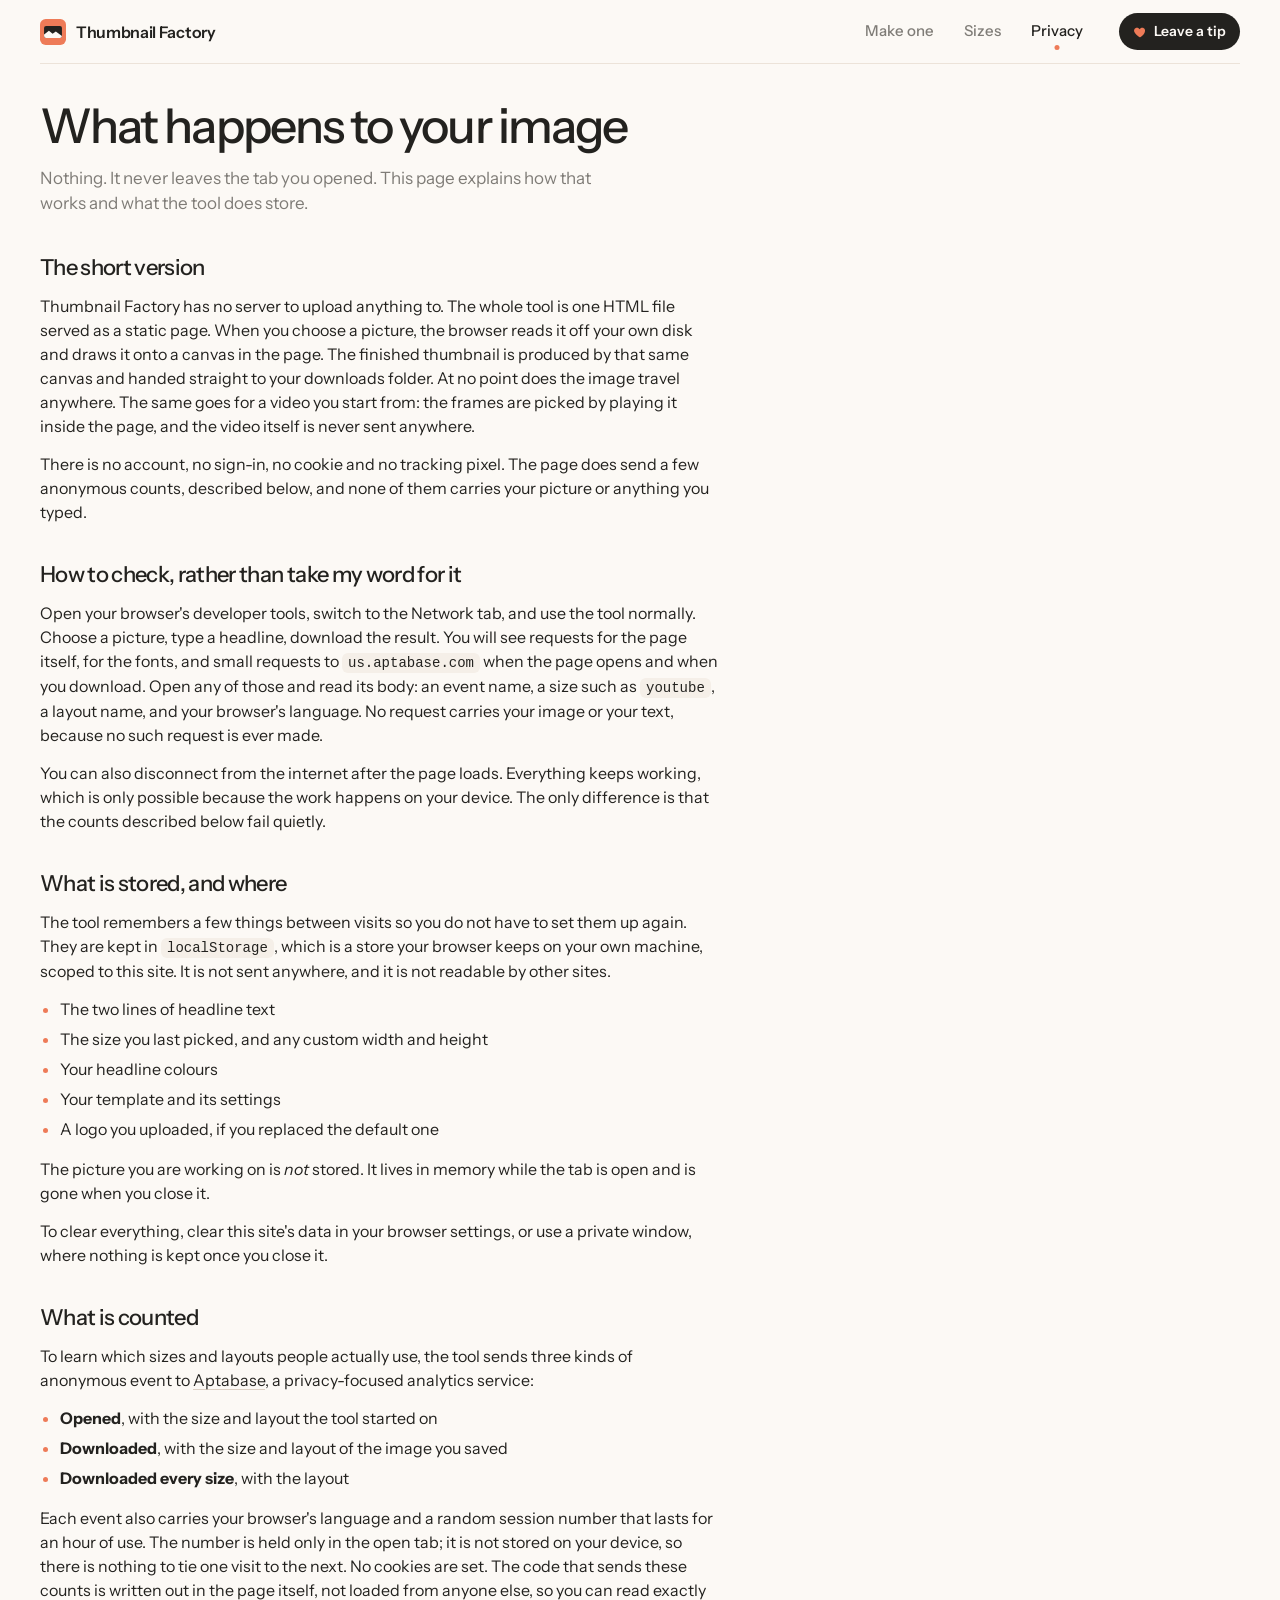
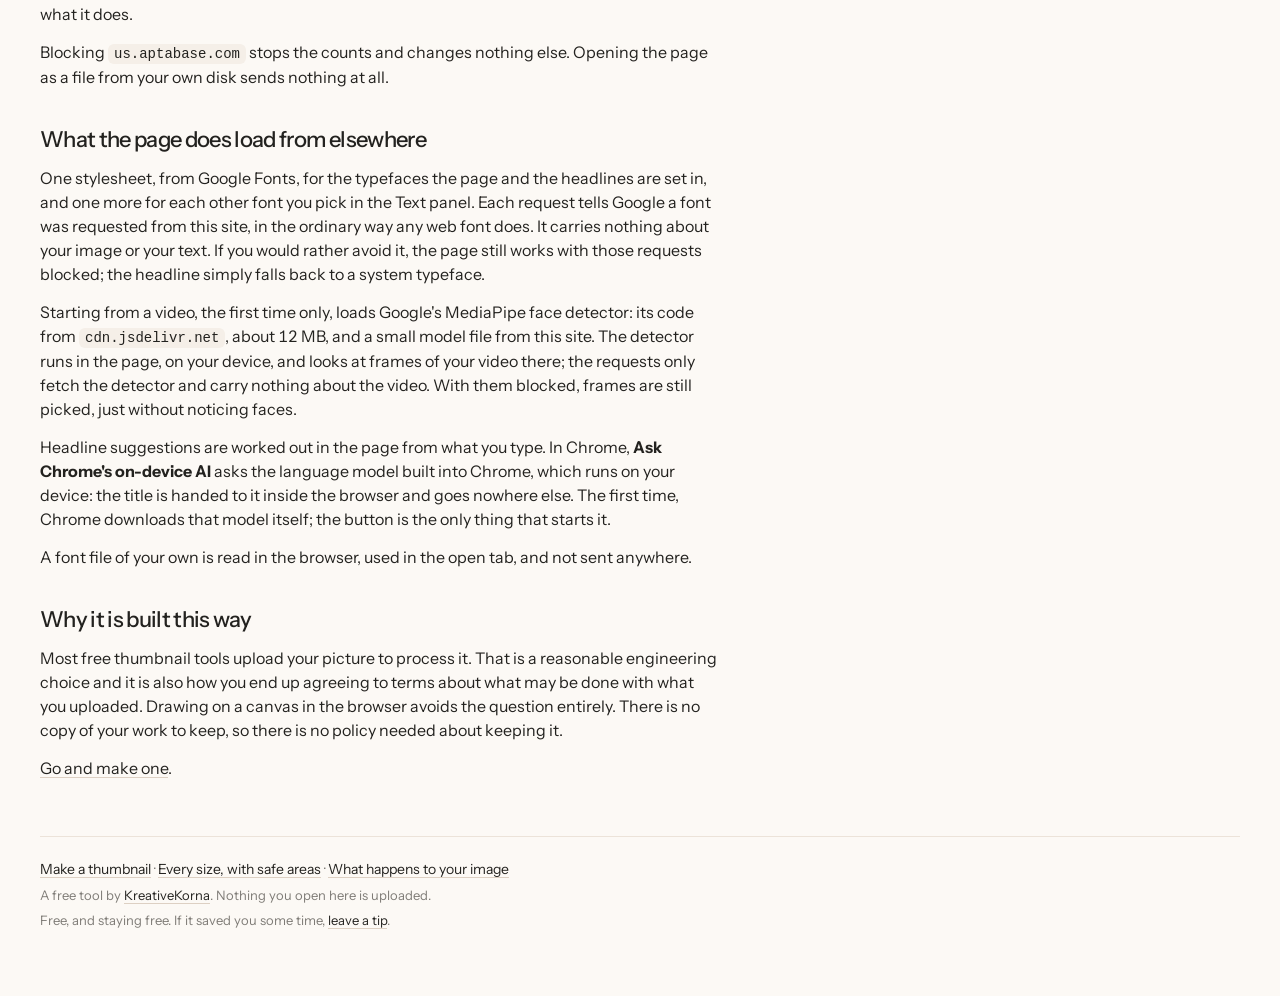
<file: privacy/index.html>
<!DOCTYPE html>
<html lang="en">
<head>
<meta charset="utf-8">
<meta name="viewport" content="width=device-width, initial-scale=1">
<title>What Happens to Your Image &mdash; Thumbnail Factory</title>
<meta name="description" content="Thumbnail Factory has no server to upload to. Your picture is read off your own disk, drawn in your browser, and never sent anywhere. Here is how to verify that.">

<link rel="icon" href="/favicon.svg" type="image/svg+xml">
<link rel="icon" href="/favicon-32.png" sizes="32x32" type="image/png">
<link rel="apple-touch-icon" href="/apple-touch-icon.png">
<meta name="theme-color" content="#fcf9f5">

<!-- Crawlers do not resolve relative paths, so everything below is absolute. -->
<link rel="canonical" href="https://thumbnailsfactory.kreativekorna.com/privacy/">
<meta property="og:type" content="website">
<meta property="og:site_name" content="Thumbnail Factory">
<meta property="og:title" content="What happens to your image">
<meta property="og:description" content="Thumbnail Factory has no server to upload to. Your picture is read off your own disk, drawn in your browser, and never sent anywhere. Here is how to verify that.">
<meta property="og:url" content="https://thumbnailsfactory.kreativekorna.com/privacy/">
<meta property="og:image" content="https://thumbnailsfactory.kreativekorna.com/og.png">
<meta property="og:image:type" content="image/png">
<meta property="og:image:width" content="1200">
<meta property="og:image:height" content="630">
<meta property="og:image:alt" content="Thumbnail Factory: make a thumbnail for any platform. Beside the words, a finished thumbnail and three tiles for wide, square and tall sizes.">
<meta name="twitter:card" content="summary_large_image">
<meta name="twitter:title" content="What happens to your image">
<meta name="twitter:description" content="Thumbnail Factory has no server to upload to. Your picture is read off your own disk, drawn in your browser, and never sent anywhere. Here is how to verify that.">
<meta name="twitter:image" content="https://thumbnailsfactory.kreativekorna.com/og.png">



<link rel="preconnect" href="https://fonts.gstatic.com" crossorigin>
<link rel="stylesheet" href="https://fonts.googleapis.com/css2?family=Instrument+Sans:wght@400..700&family=Archivo+Black&family=JetBrains+Mono:wght@700&display=swap">
<style>
  :root{
    /* Warm and low-glare: an off-white page, cream cards, near-black ink for
       text and decisive actions, and one coral used only as punctuation. */
    --canvas:#fcf9f5;      /* the page */
    --surface:#fffefd;     /* things you type into or press, a step closer */
    --cream:#f5efe8;       /* cards and panels */
    --cream-lo:#ede5dc;    /* the track behind segmented choices */
    --line:#ece3d9;        /* quiet separation */
    --line-strong:#ddd0c3; /* control edges */
    --ink:#23221f;
    --muted:#7f7c77;
    --accent:#ee7b58;      /* markers and focus on dark, never a fill */
    --well:#1d1c1a;        /* behind the preview, so the thumbnail reads true */
    --guide:#ffc400;       /* the safe-area box, same yellow as the app draws */
    --alert:#c8412f;
    --ok:#2c7a4b;
    --shadow:0 6px 24px rgb(35 34 31 / .06), 0 0 0 1px var(--line-strong);
    --shadow-sm:0 1px 3px rgb(35 34 31 / .12);
    --ui:"Instrument Sans",-apple-system,"Segoe UI",Roboto,Helvetica,Arial,sans-serif;
    /* Concentric radii: an outer radius is its inner radius plus the padding
       between them, so nested corners stay parallel instead of pinching.
       --r        inputs and swatches
       --r-seg    a segment inside its track: track radius minus 3px padding
       --r-panel  the control panel: 12 + 20 padding */
    --r:12px; --r-seg:9px; --r-panel:32px; --r-well:24px; --pill:999px;
  }
  *{ box-sizing:border-box; }
  html{ -webkit-text-size-adjust:100%; }
  body{
    margin:0; background:var(--canvas); color:var(--ink);
    font-family:var(--ui); font-size:15px; line-height:1.5;
    font-variant-numeric:tabular-nums;
    padding:0 20px 64px;
    -webkit-font-smoothing:antialiased;
  }
  .shell{ max-width:1200px; margin:0 auto; }
  ::selection{ background:rgb(238 123 88 / .25); }

  /* ---- masthead and site nav ---- */
  header{
    display:flex; align-items:center; gap:16px 24px; flex-wrap:wrap;
    min-height:64px; padding:12px 0; border-bottom:1px solid var(--line); margin-bottom:36px;
  }
  .home{ display:flex; align-items:center; gap:10px; text-decoration:none; color:var(--ink); }
  .home img{ display:block; }   /* the SVG carries its own corners */
  .home span{ font-size:16px; font-weight:600; letter-spacing:-.02em; }
  .home:focus-visible{ outline:2px solid var(--ink); outline-offset:4px; border-radius:6px; }
  header nav{ margin-inline-start:auto; display:flex; gap:6px; }
  header nav a{
    position:relative; color:var(--muted); font-size:15px; font-weight:500; text-decoration:none;
    padding:8px 12px; border-radius:var(--pill); transition:color .14s linear, background-color .14s linear;
  }
  @media (hover: hover){ header nav a:hover{ color:var(--ink); background:var(--cream); } }
  header nav a[aria-current="page"]{ color:var(--ink); }
  /* the current page gets a small coral dot, the one bit of colour up here */
  header nav a[aria-current="page"]::after{
    content:""; position:absolute; left:50%; bottom:1px; width:5px; height:5px;
    transform:translateX(-50%); border-radius:50%; background:var(--accent);   /* centred: same either way round */
  }
  header nav a:focus-visible{ outline:2px solid var(--ink); outline-offset:1px; }
  /* the one filled thing in the masthead, so the tip is never hunted for */
  header .tip{
    display:inline-flex; align-items:center; gap:7px; padding:8px 14px; border-radius:var(--pill);
    background:var(--ink); color:var(--canvas); font-size:14px; font-weight:600; text-decoration:none; white-space:nowrap;
    transition:opacity .14s linear, transform .14s cubic-bezier(0.2, 0, 0, 1);
  }
  header .tip svg{ color:var(--accent); flex:none; }
  @media (hover: hover){ header .tip:hover{ opacity:.85; } }
  header .tip:active{ transform:scale(0.96); }
  header .tip:focus-visible{ outline:2px solid var(--ink); outline-offset:3px; }

  h1{
    font-size:clamp(30px,4.4vw,48px); line-height:1.08;
    font-weight:500; letter-spacing:-.04em;
    margin:0 0 14px; max-width:20ch; text-wrap:balance;
  }
  .lede{ margin:0 0 30px; font-size:17px; line-height:1.5; color:var(--muted); max-width:52ch; }

  /* ---- long-form pages ---- */
  .prose{ max-width:68ch; }
  .prose h2{ font-size:22px; font-weight:500; letter-spacing:-.03em; margin:34px 0 10px; }
  .prose p, .prose li{ font-size:16px; margin:0 0 14px; }
  .prose ul{ margin:0 0 16px; padding-inline-start:20px; }
  .prose li{ margin:0 0 6px; }
  .prose li::marker{ color:var(--accent); }
  .prose code{ font-size:14px; background:var(--cream); padding:2px 6px; border-radius:6px; }
  .prose a, .sizeref a, .safeareas a, .seealso a, footer a{
    color:var(--ink); text-decoration-color:var(--line-strong); text-underline-offset:3px;
  }
  @media (hover: hover){
    .prose a:hover, .sizeref a:hover, .safeareas a:hover, .seealso a:hover, footer a:hover{ text-decoration-color:var(--ink); }
  }
  .seealso{ margin:40px 0 0; max-width:68ch; }
  .seealso h2{ font-size:22px; font-weight:500; letter-spacing:-.03em; margin:0 0 8px; }
  .seealso p{ font-size:15.5px; margin:0; color:var(--muted); }
  .seealso p + p{ margin-top:10px; }

  footer{
    margin:56px 0 0; padding:22px 0 0; border-top:1px solid var(--line); font-size:14px; color:var(--muted);
  }
  footer p{ margin:0 0 6px; }
  footer .by{ font-size:13px; }

  /* ---- layout ---- */
  .layout{ display:grid; grid-template-columns:minmax(0,1fr) 340px; gap:24px; align-items:start; }

  /* ---- stage ---- */
  .stage{ min-width:0; }
  /* The controls run long; the preview stays in view beside them. */
  @media (min-width:901px){ .stage{ position:sticky; top:16px; } }
  /* With the feed strip open the pinned column holds two previews, so the big
     one gives up height to keep both on screen, and the how-to steps aside. */
  @media (min-width:901px){
    .stage:has(.feed:not([hidden])) canvas{ max-height:max(240px, calc(100vh - 520px)); }
    .stage:has(.feed:not([hidden])) .howto{ display:none; }
  }
  /* The well takes its light from the thumbnail: a blurred copy of it glows
     behind the preview, the way a video app's ambient mode does, over the
     picture's own average colour. A fixed black would make every picture
     look like it sits in the same hole. */
  .canvas-wrap{
    position:relative; background:var(--well);
    border-radius:var(--r-well); overflow:hidden; isolation:isolate;
    transition:background-color .15s linear;
    display:flex; align-items:center; justify-content:center;
    min-height:260px; padding:18px;
  }
  canvas{
    display:block; max-width:100%; max-height:66vh; width:auto; height:auto;
    cursor:grab; touch-action:none; background:#000; border-radius:6px;   /* 24 well − 18 padding */
    transition:opacity .12s linear;
  }
  #cv{ position:relative; z-index:1; box-shadow:0 10px 40px rgb(0 0 0 / .28); outline:1px solid oklch(1 0 0 / 0.1); outline-offset:-1px; }
  #cv:focus-visible{ outline:2px solid var(--accent); outline-offset:4px; }
  .canvas-wrap .ambient{
    position:absolute; inset:0; width:100%; height:100%; max-height:none; z-index:0;
    border-radius:0; background:none; cursor:inherit; pointer-events:none;
    filter:blur(36px) saturate(1.25); transform:scale(1.2); opacity:.85;
  }
  canvas.dragging{ cursor:grabbing; }
  /* Ink would vanish against the well, so the canvas ring uses the accent. */
  canvas:focus-visible{ outline:2px solid var(--accent); outline-offset:4px; }
  canvas.resizing{ opacity:.25; }
  .drop-hint{
    position:absolute; inset:8px; display:flex; align-items:center; justify-content:center;
    background:rgb(29 28 26 / .88); color:var(--canvas); font-size:16px; font-weight:500;
    text-align:center; padding:20px; border:2px dashed var(--accent);
    border-radius:16px;   /* inset 8px inside a 24px well */
    pointer-events:none; opacity:0; transition:opacity .12s linear; z-index:2;
  }
  .canvas-wrap.dropping .drop-hint{ opacity:1; }

  .readout{
    display:flex; align-items:baseline; gap:14px; flex-wrap:wrap;
    padding:14px 4px 0; margin:0;
  }
  .readout .what{ font-weight:600; letter-spacing:-.01em; }
  /* a pill over the foot of the well: pill buttons in a pill, so the curves nest */
  .elbar{
    position:absolute; inset-inline:0; bottom:12px; z-index:3; margin-inline:auto;
    width:max-content; max-width:calc(100% - 24px);
    display:flex; align-items:center; gap:2px; padding:4px; padding-inline-start:14px;
    background:var(--surface); border-radius:var(--pill); box-shadow:0 4px 16px rgb(0 0 0 / .28);
  }
  .elbar[hidden]{ display:none; }
  /* the name sits in its own dark chip, marked with the outline's coral, so
     it reads as "what is selected" apart from the two actions */
  .elbar{ padding-inline-start:4px; }
  .elbar .elname{
    display:inline-flex; align-items:center; gap:7px; min-height:32px; padding:0 14px 0 11px;
    margin-inline-end:4px; border-radius:var(--pill); background:var(--ink); color:var(--canvas);
    font-size:13px; font-weight:600; white-space:nowrap;
  }
  .elbar .elname::before{ content:""; width:8px; height:8px; border-radius:50%; background:var(--accent); flex:none; }
  .elbar .btn{ width:auto; white-space:nowrap; box-shadow:none; min-height:32px; padding:6px 12px; }
  @media (hover: hover){ .elbar .btn:hover{ background:var(--cream); } }
  .readout .dims{ margin-inline-start:auto; color:var(--muted); }
  .howto{ margin:10px 4px 0; max-width:56ch; color:var(--muted); font-size:14px; }
  .howto p{ margin:0 0 3px; }

  /* The feed strip copies a dark video app on purpose: the thumbnail is
     judged against the surroundings it will actually sit in. */
  .feed{ margin:16px 0 0; padding:16px; background:#0f0f0f; color:#f1f1f1; border-radius:var(--r-well); }
  .feed[hidden]{ display:none; }
  .feed h3{ margin:0; font-size:14px; font-weight:600; letter-spacing:-.01em; }
  .feed .hint{ margin:2px 0 14px; color:#a3a3a3; }
  .feedrow{ display:flex; flex-wrap:wrap; gap:18px 22px; align-items:flex-start; }
  .feeditem{ margin:0; display:flex; flex-direction:column; gap:6px; min-width:0; max-width:100%; }
  .feeditem canvas{ display:block; max-width:100%; max-height:none; border-radius:8px; cursor:default; background:#000;
    outline:1px solid oklch(1 0 0 / 0.1); outline-offset:-1px; }
  .feeditem figcaption{ font-size:12px; color:#a3a3a3; }
  /* Grey bars where the title and channel would be, so the thumbnail is seen
     among the things it competes with, not alone. */
  .feedtext{ display:flex; flex-direction:column; gap:5px; }
  .feedtext span{ display:block; height:9px; border-radius:3px; background:#3a3a3a; }
  .feedtext span + span{ width:60%; background:#2a2a2a; }

  /* ---- the quality bar, live ---- */
  .checks{ display:flex; flex-direction:column; gap:6px; margin:6px 4px 0; font-size:13px; }
  .checks:empty{ display:none; }
  .checks .ok{ color:var(--muted); }
  .checks .ok::before{ content:"✓ "; color:var(--ok); font-weight:700; }
  .check{ display:flex; align-items:center; gap:8px; flex-wrap:wrap; }
  .check .what{ font-weight:600; }
  .check .what::before{ content:""; display:inline-block; width:7px; height:7px; border-radius:50%; background:var(--accent);
    margin-inline-end:7px; vertical-align:1px; }
  .check .why{ color:var(--muted); }
  .check .btn{ width:auto; min-height:28px; padding:4px 11px; font-size:12.5px; }
  .check .also{ color:var(--muted); font-size:12px; }
  /* a size that fails the bar gets a coral dot on its tile */
  .tile.warn .chipbox{ position:relative; }
  .tile.warn .chipbox::after{ content:""; position:absolute; top:-3px; right:-3px; width:8px; height:8px; border-radius:50%;
    background:var(--accent); box-shadow:0 0 0 2px var(--canvas); }

  /* ---- frames from a video ---- */
  .readout .btn{ width:auto; }
  .frames{ margin:12px 0 0; padding:12px 14px 14px; background:var(--cream); border-radius:var(--r-well); }
  .frames[hidden]{ display:none; }
  .frameshead{ display:flex; align-items:center; gap:10px; }
  .frameshead h3{ margin:0; font-size:14px; font-weight:600; letter-spacing:-.01em; flex:1; }
  .frameshead .btn{ width:auto; }
  .titlerow{ display:flex; align-items:center; gap:8px; margin-top:10px; }
  .titlerow label{ font-size:13px; font-weight:500; white-space:nowrap; }
  .titlerow input{ flex:1; min-width:0; padding:7px 10px; font-size:14px; }
  .titlerow .btn{ width:auto; white-space:nowrap; flex:none; }
  .frames .hint{ margin:8px 0 0; min-height:1.3em; }
  .framerow{ display:grid; grid-template-columns:repeat(6, minmax(0, 1fr)); gap:8px; margin-top:8px; }
  .framerow:empty{ display:none; }
  .frametile{ position:relative; padding:0; border:0; border-radius:8px; overflow:hidden; cursor:pointer; background:var(--well);
    box-shadow:0 0 0 1px oklch(0 0 0 / 0.1); transition:box-shadow .14s linear, transform .14s cubic-bezier(0.2, 0, 0, 1); }
  .frametile img{ display:block; width:100%; height:auto; aspect-ratio:16 / 9; object-fit:cover; }
  .frametile span{ position:absolute; left:5px; bottom:4px; font-size:11px; font-weight:600; color:#fff;
    background:rgb(0 0 0 / .55); padding:1px 5px; border-radius:4px; }
  @media (hover: hover){ .frametile:hover{ box-shadow:0 0 0 2px var(--ink); } }
  .frametile:focus-visible{ outline:2px solid var(--ink); outline-offset:2px; }
  .heads{ display:flex; flex-wrap:wrap; gap:6px; margin-top:8px; }
  .heads:empty{ display:none; }
  .headidea{ font-family:var(--ui); font-size:12.5px; font-weight:700; letter-spacing:.01em; text-transform:uppercase;
    background:var(--surface); color:var(--ink); border:0; box-shadow:0 0 0 1px var(--line-strong); border-radius:var(--pill);
    padding:5px 11px; cursor:pointer; transition:box-shadow .14s linear; }
  .headidea b{ color:var(--accent); font-weight:800; }
  .headidea.ai::before{ content:"AI"; font-size:9.5px; font-weight:700; color:var(--muted); margin-inline-end:5px; letter-spacing:.04em; }
  @media (hover: hover){ .headidea:hover{ box-shadow:0 0 0 1px var(--ink); } }
  .headidea.on{ box-shadow:0 0 0 2px var(--ink); }
  .headidea:focus-visible{ outline:2px solid var(--ink); outline-offset:2px; }
  .aibtn{ width:auto; align-self:flex-start; }
  .aibtn[hidden]{ display:none; }
  .headhelp .heads{ margin-top:0; }
  .frames .subhead{ margin:10px 0 0; font-size:12.5px; font-weight:600; color:var(--muted); }
  .frames .subhead[hidden]{ display:none; }
  .idearow{ display:grid; grid-template-columns:repeat(var(--idea-cols, 3), minmax(0, 1fr)); gap:10px; margin-top:6px; }
  .idearow:empty{ display:none; }
  .idea{ display:flex; flex-direction:column; gap:4px; padding:0; border:0; background:none; cursor:pointer; text-align:start;
    font:inherit; font-size:12px; color:var(--muted); }
  .idea canvas{ display:block; width:100%; height:auto; max-height:none; border-radius:8px; background:var(--well); cursor:pointer;
    box-shadow:0 0 0 1px oklch(0 0 0 / 0.1); transition:box-shadow .14s linear, transform .14s cubic-bezier(0.2, 0, 0, 1); }
  @media (hover: hover){ .idea:hover canvas{ box-shadow:0 0 0 2px var(--ink); } }
  .idea:focus-visible{ outline:none; }
  .idea:focus-visible canvas{ outline:2px solid var(--ink); outline-offset:2px; }
  .idea:active canvas{ transform:scale(0.98); }
  .idea.on{ color:var(--ink); }
  .idea.on canvas{ box-shadow:0 0 0 2px var(--canvas), 0 0 0 3.5px var(--accent); }
  .frametile.hasface::after{ content:"Face"; position:absolute; top:4px; right:4px; font-size:10px; font-weight:600;
    color:#fff; background:rgb(238 123 88 / .9); padding:1px 5px; border-radius:4px; }
  .frametile.used{ box-shadow:0 0 0 2px var(--canvas), 0 0 0 3.5px var(--accent); }
  .frametile:active{ transform:scale(0.97); }
  @media (max-width:560px){ .framerow{ grid-template-columns:repeat(3, minmax(0, 1fr)); } .titlerow{ flex-wrap:wrap; } }

  /* ---- control panel ---- */
  .bench{
    background:var(--cream); border-radius:var(--r-panel);
    padding:20px; display:flex; flex-direction:column; gap:20px; min-width:0;
  }
  .bench h2, .sizegroup h2{
    font-size:13px; font-weight:500; margin:0 0 10px; color:var(--muted);
  }

  /* ---- size chart: the point of the page ---- */
  .sizes{
    display:flex; flex-wrap:wrap; gap:18px 28px; align-items:stretch;
    /* reset the fieldset UA styles before restoring the band's own rules */
    border:0; border-top:1px solid var(--line); border-bottom:1px solid var(--line);
    padding:18px 0 20px; margin:0 0 26px; min-width:0;
  }
  .sizegroup{ min-width:0; }
  .sizegroup + .sizegroup{ border-inline-start:1px solid var(--line); padding-inline-start:28px; margin-inline-start:0; }
  .tiles{ display:flex; flex-wrap:wrap; gap:14px; max-width:286px; }
  .tile{ width:86px; }
  .sizegroup.customgroup .tile{ width:54px; }
  .tile{ position:relative; display:flex; flex-direction:column; align-items:flex-start; gap:6px; cursor:pointer; }
  /* Visually hidden, not zero-sized: a 0x0 input is still focusable but some
     assistive tech and tooling treat it as invisible and skip it. The 1px clip
     keeps it in the accessibility tree. Same for the palette radios below. */
  .tile input, .pal input{
    position:absolute; width:1px; height:1px; padding:0; margin:-1px;
    overflow:hidden; clip:rect(0 0 0 0); white-space:nowrap; border:0;
  }
  .chipbox{ height:40px; display:flex; align-items:flex-end; }
  .chip{
    display:block; background:var(--surface); border:1px solid var(--line-strong); border-radius:4px;
    transition-property:background-color, border-color; transition-duration:.14s; transition-timing-function:linear;
  }
  .tile.custom .chip{ border-style:dashed; display:flex; align-items:center; justify-content:center;
    font-size:17px; font-weight:500; line-height:1; color:var(--muted); }
  @media (hover: hover){ .tile:hover .chip{ border-color:var(--ink); } }
  .tile input:checked ~ .chipbox .chip{ background:var(--ink); border-color:var(--ink); }
  .tile.custom input:checked ~ .chipbox .chip{ color:var(--canvas); }
  .tile input:focus-visible ~ .chipbox .chip{ outline:2px solid var(--ink); outline-offset:3px; }
  .tile .name{ font-size:13px; font-weight:500; line-height:1.15; color:var(--muted); }
  .tile.custom .name{ display:none; }
  .tile input:checked ~ .name{ color:var(--ink); }
  .tile .size{ font-size:11px; line-height:1; color:var(--muted); }

  /* ---- fields ---- */
  .fields{ display:flex; flex-direction:column; gap:14px; }
  .field{ display:flex; flex-direction:column; gap:6px; min-width:0; }
  /* a slider is one line: name, track, value - names share a column so the
     tracks line up down the panel */
  .field.slide{ display:grid; grid-template-columns:84px minmax(0,1fr) 40px; align-items:center; column-gap:10px; }
  .field.slide > label{ font-weight:400; color:var(--muted); font-size:13px; }
  .field.slide output{ font-size:12.5px; color:var(--muted); text-align:end; font-variant-numeric:tabular-nums; }
  .field.slide input[type=range]{ margin:6px 0; }
  .field.slide > .hint{ grid-column:1 / -1; margin-top:0; }
  /* a picture: its name and buttons on one line, its zoom under them */
  .pichead{ display:flex; align-items:center; gap:8px; min-height:32px; }
  .pichead .legend{ flex:1; min-width:0; }
  .pichead .logobtns{ flex:none; }
  .field.pic{ gap:2px; }
  .field > label, .legend{ font-size:13px; font-weight:500; }
  .hint{ font-size:12.5px; margin:4px 0 0; color:var(--muted); }
  /* closes the pictures: hangs under them (8) and leaves a wider gap (28)
     before the headline, so the two clusters read apart */
  .fields > .pichint{ margin:-6px 0 14px; }
  /* a picture's zoom lives in its block, just under its buttons */
  .field > .field{ margin-top:0; }
  input[type=text], input[type=number]{
    font-family:var(--ui); font-size:15px; font-variant-numeric:tabular-nums;
    background:var(--surface); color:var(--ink);
    border:0; box-shadow:0 0 0 1px var(--line-strong); border-radius:var(--r);
    padding:10px 12px; width:100%;
    transition:box-shadow .14s linear;
  }
  input::placeholder{ color:var(--muted); opacity:.8; }
  select{
    -webkit-appearance:none; appearance:none; width:100%;
    font-family:var(--ui); font-size:15px; color:var(--ink);
    background:var(--surface) url("data:image/svg+xml,%3Csvg xmlns='http://www.w3.org/2000/svg' width='10' height='6'%3E%3Cpath d='M1 1l4 4 4-4' fill='none' stroke='%237f7c77' stroke-width='1.5'/%3E%3C/svg%3E") no-repeat right 14px center;
    border:0; box-shadow:0 0 0 1px var(--line-strong); border-radius:var(--r);
    padding:10px 36px 10px 12px; cursor:pointer; transition:box-shadow .14s linear;
  }
  @media (hover: hover){ select:hover{ box-shadow:0 0 0 1px var(--muted); } }
  select:focus-visible{ outline:none; box-shadow:0 0 0 1.5px var(--ink), 0 0 0 5px rgb(35 34 31 / .08); }
  @media (hover: hover){ input[type=text]:hover, input[type=number]:hover{ box-shadow:0 0 0 1px var(--muted); } }
  input[type=text]:focus-visible, input[type=number]:focus-visible{
    outline:none; box-shadow:0 0 0 1.5px var(--ink), 0 0 0 5px rgb(35 34 31 / .08);
  }
  .row{ display:flex; gap:10px; }
  .row .field{ flex:1; }
  .row .field.grow{ flex:3; }
  .row .field.narrow{ flex:1; min-width:70px; }
  .row[hidden]{ display:none; }
  /* colour rows: equal columns, so a gradient's extra stops fill in beside
     the first one instead of reflowing it */
  .row.row-arrow{ display:grid; grid-template-columns:repeat(3, minmax(0, 1fr)); gap:8px; }
  .row-arrow input[type=color]{ width:100%; }
  .field[hidden]{ display:none; }
  /* controls a template does not use; beats each control's own display */
  .fields [hidden], .toggles [hidden]{ display:none !important; }

  /* template picker: a live preview of each, your content in its arrangement */
  .tpls{ display:grid; grid-template-columns:1fr 1fr; gap:14px 10px; }
  .tpl{ position:relative; display:flex; flex-direction:column; gap:6px; cursor:pointer; font-size:13px; font-weight:500; color:var(--muted); }
  .tpl input{ position:absolute; opacity:0; width:1px; height:1px; }
  .tpl canvas{
    display:block; width:100%; height:auto; aspect-ratio:16/9; object-fit:contain;
    max-height:none; border-radius:10px; background:var(--well); cursor:pointer;
    box-shadow:0 0 0 1px oklch(0 0 0 / 0.1); transition:box-shadow .14s linear;   /* untinted: a tinted ring reads as dirt on the edge */
  }
  @media (hover: hover){ .tpl:hover canvas{ box-shadow:0 0 0 1px var(--muted); } }
  .tpl:has(input:checked){ color:var(--ink); }
  .tpl:has(input:checked) canvas{ box-shadow:0 0 0 2px var(--canvas), 0 0 0 3.5px var(--ink); }
  .tpl:has(input:focus-visible) canvas{ outline:2px solid var(--ink); outline-offset:4px; }
  .customgroup .row{ width:190px; }
  .moverow{ display:flex; align-items:center; gap:10px; justify-content:space-between; margin-top:2px; }
  .moverow .hint{ margin:0; }
  .moverow .btn{ width:auto; white-space:nowrap; flex:none; }
  .customgroup .row .field{ gap:4px; }

  /* segmented choice: a cream track with the chosen segment lifted to white */
  .seg{ border:0; margin:0; padding:0; }
  .seg .legend{ padding:0; margin-bottom:6px; }
  .segs{ display:flex; border-radius:var(--r); background:var(--cream-lo); padding:3px; gap:2px; }
  .segs label{ flex:1; position:relative; text-align:center; font-size:13px; font-weight:500;
    color:var(--muted); white-space:nowrap;
    padding:7px 6px; border-radius:var(--r-seg); cursor:pointer; min-height:24px;
    transition:color .14s linear, background-color .14s linear; }
  @media (hover: hover){ .segs label:hover{ color:var(--ink); } }
  .segs input{ position:absolute; opacity:0; inset:0; margin:0; cursor:pointer; }
  .segs label:has(input:checked){ background:var(--surface); color:var(--ink); box-shadow:var(--shadow-sm); }
  .segs label:has(input:focus-visible){ outline:2px solid var(--ink); outline-offset:1px; }

  /* the panel narrowed to one element: the way back, then its name */
  .focushead{ display:flex; align-items:center; gap:12px; margin-bottom:16px; }
  .focushead[hidden]{ display:none; }
  .focushead .btn{ width:auto; flex:none; padding-inline-start:12px; }
  .focushead .btn::before{ content:"\2039"; margin-inline-end:6px; font-size:16px; line-height:0; }
  [dir=rtl] .focushead .btn::before{ content:"\203A"; }
  .focusname{ font-size:16px; font-weight:600; letter-spacing:-.01em; min-width:0; overflow-wrap:anywhere; }
  /* one element's panels lie open, their titles folded away */
  .fields.focus .group{ border-top:0; padding-top:0; }
  .fields.focus .gtitle{ display:none; }
  .fields.focus .gbody{ padding-top:0; }
  /* adding an element of your own */
  .addrow{ display:flex; gap:6px; margin-top:10px; }
  .addrow .btn{ width:auto; }
  .addrow .btn::before{ content:"+"; margin-inline-end:6px; color:var(--muted); }
  .extrapanel[hidden], .fields[hidden]{ display:none; }
  .extrapanel .pichead .btn{ width:auto; flex:none; }
  .extrapanel .btn.danger{ width:auto; align-self:flex-start; color:var(--alert); }
  /* the elements a template has, one press each */
  .elements{ display:flex; flex-wrap:wrap; gap:6px; }
  .elements .btn{ width:auto; }

  /* panels: a titled section each */
  .group{ border-top:1px solid var(--line-strong); padding-top:12px; }
  /* a panel's first control hangs closer to its title (10) than controls sit to each other (16) */
  .gbody{ display:flex; flex-direction:column; gap:14px; padding-top:10px; }
  /* a panel's first control hangs closer to its title than controls sit to each other */
  .gtitle{ font-size:14px; font-weight:600; margin:0; min-height:28px; display:flex; align-items:center; }

  input[type=range]{
    -webkit-appearance:none; appearance:none; width:100%; background:transparent; margin:8px 0;
  }
  input[type=range]::-webkit-slider-runnable-track{ height:4px; border-radius:2px; background:var(--line-strong); }
  input[type=range]::-moz-range-track{ height:4px; border-radius:2px; background:var(--line-strong); }
  input[type=range]::-moz-range-progress{ height:4px; border-radius:2px; background:var(--ink); }
  input[type=range]::-webkit-slider-thumb{
    -webkit-appearance:none; width:18px; height:18px; border-radius:50%;
    background:var(--surface); border:1.5px solid var(--ink); margin-top:-7px; box-shadow:var(--shadow-sm);
  }
  input[type=range]::-moz-range-thumb{
    width:15px; height:15px; border-radius:50%; background:var(--surface); border:1.5px solid var(--ink);
  }
  input[type=range]:focus-visible{ outline:2px solid var(--ink); outline-offset:4px; border-radius:4px; }

  .toggles{ display:flex; flex-direction:column; gap:10px; }
  .tog{ display:flex; align-items:center; gap:10px; font-size:14px; cursor:pointer; min-height:24px; }
  .tog input{ width:16px; height:16px; margin:0; accent-color:var(--ink); }
  .tog.off{ opacity:.45; cursor:default; }
  .note{ font-size:12.5px; margin:-2px 0 0; margin-inline-start:26px; max-width:34ch; color:var(--muted); }
  .note[hidden]{ display:none; }

  /* ---- brand controls ---- */
  .inline{ display:flex; gap:8px; align-items:center; }
  .inline input[type=text]{ flex:1; min-width:0; }
  input[type=color]{
    flex:0 0 auto; width:40px; height:40px; padding:3px; cursor:pointer;
    background:var(--surface); border:0; box-shadow:0 0 0 1px var(--line-strong);
    border-radius:var(--r);
  }
  input[type=color]::-webkit-color-swatch-wrapper{ padding:0; }
  input[type=color]::-webkit-color-swatch{ border:0; border-radius:9px; }   /* 12 − 3 padding */
  input[type=color]::-moz-color-swatch{ border:0; border-radius:9px; }
  input[type=color]:focus-visible{ outline:2px solid var(--ink); outline-offset:2px; }
  .palettes{ display:flex; flex-wrap:wrap; gap:7px; margin-top:4px; }
  .pal{ position:relative; cursor:pointer; line-height:0; }
  .pal[hidden]{ display:none; }
  .palchip{
    display:block; width:34px; height:24px; border-radius:7px;
    box-shadow:inset 0 0 0 1px rgb(35 34 31 / .12);
    transition:box-shadow .14s linear;
  }
  @media (hover: hover){ .pal:hover .palchip{ box-shadow:inset 0 0 0 1px rgb(35 34 31 / .12), 0 0 0 2px var(--line-strong); } }
  .pal input:checked ~ .palchip{ box-shadow:inset 0 0 0 1px rgb(35 34 31 / .12), 0 0 0 2px var(--canvas), 0 0 0 3.5px var(--ink); }
  .pal input:focus-visible ~ .palchip{ outline:2px solid var(--ink); outline-offset:4px; }
  .pal.customp .palchip{
    background:var(--surface); display:flex; align-items:center; justify-content:center;
    font-size:14px; font-weight:500; line-height:1; color:var(--muted);
    box-shadow:inset 0 0 0 1px var(--line-strong);
  }
  .stops{ display:grid; grid-template-columns:repeat(3, minmax(0, 1fr)); gap:8px; margin-top:8px; }
  .stops[hidden]{ display:none; }
  .stop{ display:flex; flex-direction:column; gap:4px; min-width:0; cursor:pointer; }
  .stop input[type=color]{ width:100%; }
  .stoprole{ font-size:11.5px; line-height:1.25; color:var(--muted); text-align:center; font-variant-numeric:tabular-nums; }
  /* the key: each colour and what it does in this template */
  .roles{ display:flex; flex-direction:column; gap:3px; margin-top:8px; }
  .role{ display:flex; align-items:center; gap:7px; font-size:12px; color:var(--muted); border-radius:6px; padding:2px 4px; margin-inline:-4px; cursor:default; }
  .role i{ flex:none; width:10px; height:10px; border-radius:50%; box-shadow:inset 0 0 0 1px rgb(0 0 0 / .15); }
  .role.unused{ opacity:.55; }
  .roles .rolenote{ margin:2px 0 0; }
  @media (hover: hover){ .role:hover{ background:var(--cream-lo); color:var(--ink); } }
  .role:focus-visible{ outline:2px solid var(--ink); outline-offset:1px; }

  .logorow{ display:flex; gap:10px; align-items:center; }
  .logopreview{
    flex:0 0 auto; width:66px; height:40px; background:var(--well);
    border-radius:var(--r); padding:5px;
    display:flex; align-items:center; justify-content:center; overflow:hidden;
  }
  /* Dark well behind it, so the outline is white at low opacity. A tinted
     neutral here picks up the surface and reads as dirt on the image edge. */
  .logopreview img{
    max-width:56px; max-height:30px; display:block;
    outline:1px solid oklch(1 0 0 / 0.1); outline-offset:-1px;
  }
  .logobtns{ display:flex; gap:6px; flex:1; min-width:0; }
  /* .btn is width:100% for the full-width actions; inside this row that basis
     makes both buttons shrink to equal halves and wrap. Size to content, and
     let Replace take whatever is left over. */
  .logobtns .btn{ width:auto; white-space:nowrap; }
  .logobtns #logoPick{ flex:1 1 auto; }
  .logobtns #logoReset{ flex:0 0 auto; }
  .group .logobtns{ flex-wrap:wrap; }
  .group .logobtns .btn{ flex:1 1 auto; }

  /* ---- buttons ----
     Pills throughout. The one decisive action is ink; everything else is a
     quiet white pill. States change opacity and scale, not hue. */
  .btn{
    font-family:var(--ui); font-size:15px; font-weight:500; cursor:pointer;
    border:0; box-shadow:0 0 0 1px var(--line-strong); border-radius:var(--pill);
    padding:11px 18px; width:100%; min-height:44px;
    background:var(--surface); color:var(--ink);
    transition-property:background-color, box-shadow, opacity, transform;
    transition-duration:.14s;
    transition-timing-function:cubic-bezier(0.2, 0, 0, 1);
  }
  @media (hover: hover){ .btn:hover{ box-shadow:0 0 0 1px var(--muted); } }
  .btn:active:not(:disabled){ transform:scale(0.96); }
  .btn:focus-visible{ outline:2px solid var(--ink); outline-offset:3px; }
  .btn-sm{ padding:8px 14px; font-size:13.5px; min-height:36px; }
  .btn-sm[hidden]{ display:none; }
  .btn-go{ background:var(--ink); color:var(--canvas); box-shadow:none; font-size:16px; padding:14px 18px; min-height:50px; }
  @media (hover: hover){ .btn-go:hover{ box-shadow:none; opacity:.9; } }
  .btn-go:active:not(:disabled){ opacity:.8; }
  .btn:disabled{ opacity:.45; cursor:default; }
  @media (hover: hover){
    .btn:disabled:hover{ box-shadow:0 0 0 1px var(--line-strong); }
    .btn-go:disabled:hover{ box-shadow:none; opacity:.45; }
  }
  /* The one decisive action stays in reach however long the panel gets: it
     rides the bottom of the view while the controls above it scroll. */
  .actions{
    display:flex; flex-direction:column; gap:10px;
    position:sticky; bottom:0; z-index:2; margin:8px -20px -20px;
    padding:14px 20px calc(20px + env(safe-area-inset-bottom));
    background:var(--cream); border-radius:0 0 var(--r-panel) var(--r-panel);
    box-shadow:0 -10px 16px -12px rgb(35 34 31 / .18);
  }

  .status{ font-size:13px; min-height:19px; font-weight:500; color:var(--muted); }
  .status.ok{ color:var(--ok); }
  .status.err{ color:var(--alert); }
  .thanks{ margin:0; font-size:13px; color:var(--muted); text-align:center; }
  .thanks[hidden]{ display:none; }
  .thanks a{ color:var(--ink); text-decoration:underline; text-underline-offset:2px; }

  .fallback[hidden]{ display:none; }
  .fallback p{ font-size:13px; margin:0 0 8px; }
  .fallback img{
    max-width:100%; border-radius:var(--r); display:block;
    outline:1px solid oklch(0 0 0 / 0.1); outline-offset:-1px;
  }

  /* ---- size reference: the preset table, generated at build time ---- */
  .sizeref{ margin:36px 0 0; }
  .sizeref h2{ font-size:22px; font-weight:500; letter-spacing:-.03em; margin:0 0 8px; }
  .sizeref > p{ margin:0 0 18px; max-width:66ch; font-size:15.5px; color:var(--muted); }
  .sizeref table{ border-collapse:collapse; width:100%; font-size:14.5px; }
  .sizeref th, .sizeref td{ text-align:start; padding-block:11px; padding-inline:0 14px; vertical-align:top;
    border-bottom:1px solid var(--line); }
  .sizeref thead th{ font-size:12.5px; font-weight:500; color:var(--muted); }
  .sizeref tbody th{ font-weight:500; }
  .sizeref tbody tr:last-child th, .sizeref tbody tr:last-child td{ border-bottom:0; }
  @media (max-width:560px){
    .sizeref table{ font-size:13px; }
    .sizeref th, .sizeref td{ padding:8px 8px 8px 0; }
  }

  /* ---- safe-area explainer and questions ---- */
  .safeareas, .faq{ margin:44px 0 0; }
  .safeareas h2, .faq h2{ font-size:22px; font-weight:500; letter-spacing:-.03em; margin:0 0 8px; }
  .safeareas p{ margin:0 0 14px; max-width:66ch; font-size:15.5px; }
  .figs{ display:flex; flex-wrap:wrap; gap:24px; margin:22px 0 24px; }
  .safefig{ margin:0; padding:14px; background:var(--cream); border-radius:var(--r-well); }
  .safefig svg{ display:block; border-radius:10px; height:200px; width:auto; }   /* 24 − 14 padding */
  .safefig figcaption{ margin-top:10px; font-size:13px; max-width:19ch; line-height:1.35; color:var(--muted); }
  .safefig figcaption b{ display:block; font-weight:500; color:var(--ink); }
  .safefig figcaption span{ display:block; }
  .platforms{ margin:44px 0 0; max-width:68ch; }
  .platforms h2{ font-size:22px; font-weight:500; letter-spacing:-.03em; margin:0 0 8px; }
  .platforms h3{ font-size:16px; font-weight:500; letter-spacing:-.01em; margin:0 0 4px; }
  .platforms > div{ border-top:1px solid var(--line); padding:16px 0 4px; }
  .platforms .spec{ margin:0 0 6px; font-size:13px; color:var(--muted); }
  .platforms p{ margin:0 0 10px; font-size:15px; }
  .faq .qa{ border-top:1px solid var(--line); padding:16px 0 4px; max-width:68ch; }
  .faq h3{ font-size:16px; font-weight:500; letter-spacing:-.01em; margin:0 0 6px; }
  .faq .qa p{ margin:0 0 10px; font-size:15px; color:var(--muted); }

  .sr-only{
    position:absolute; width:1px; height:1px; padding:0; margin:-1px;
    overflow:hidden; clip:rect(0 0 0 0); white-space:nowrap; border:0;
  }

  @media (max-width:900px){
    .layout{ grid-template-columns:minmax(0,1fr); gap:16px; }
    .sizes{ margin-bottom:0; }
    /* one scrolling row, so the preview is still on the first screen */
    .sizes{ flex-wrap:nowrap; overflow-x:auto; gap:0 18px; padding-bottom:14px; }
    .sizegroup{ flex:0 0 auto; }
    .sizegroup + .sizegroup{ padding-inline-start:18px; }
    .tiles{ flex-wrap:nowrap; max-width:none; gap:12px; }
    .customgroup .row{ width:150px; }
    .canvas-wrap{ min-height:0; padding:10px; border-radius:16px; }
    canvas{ border-radius:6px; }
    .bench{ border-radius:28px; padding:16px; }   /* 12 + 16 */
    .actions{ margin:8px -16px -16px; padding:12px 16px calc(16px + env(safe-area-inset-bottom)); border-radius:0 0 28px 28px; }
    header{ margin-bottom:28px; }
    /* One column: the preview pins to the top, small, so a change further
       down the panel is seen as it is made. With the feed strip open the
       column would be too tall to pin, so it scrolls as before. */
    .stage{ position:sticky; top:0; z-index:3; background:var(--canvas); padding-block:8px; }
    .stage canvas{ max-height:30vh; }
    .stage .howto{ display:none; }
    .stage:has(.feed:not([hidden])){ position:static; }
  }

  /* ---- the editor: one window, three columns, nothing to scroll ----
     Sizes on the left, the preview in the middle filling whatever room is
     left, the options on the right. Each side column scrolls on its own; the
     preview never moves. The page's own words wait below the fold for anyone
     who wants them. */
  .rail{ min-width:0; }
  .sizes legend + .sizegroup h2{ margin-top:0; }
  @media (min-width:901px){
    body.editor{ padding:0; }
    body.editor .shell{ max-width:none; }
    body.editor header{ padding:0 20px; height:56px; min-height:0; margin:0; flex-wrap:nowrap; }
    body.editor .layout{
      height:calc(100dvh - 56px);   /* the header, rule included */
      grid-template-columns:184px minmax(0,1fr) 324px; gap:0; align-items:stretch;
      border-bottom:1px solid var(--line);
    }
    body.editor .rail{ overflow-y:auto; overscroll-behavior:contain; border-inline-end:1px solid var(--line); padding:12px 8px 20px; }
    body.editor .sizes{ flex-direction:column; flex-wrap:nowrap; gap:14px; border:0; padding:0; margin:0; }
    body.editor .sizegroup + .sizegroup{ border-inline-start:0; padding-inline-start:0; border-top:1px solid var(--line); padding-top:12px; }
    body.editor .sizegroup h2{ margin:0 0 6px; padding-inline:8px; }
    body.editor .tiles{ flex-direction:column; flex-wrap:nowrap; gap:2px; max-width:none; }
    /* a size is a row: its shape, then its name over its pixels */
    body.editor .tile{
      width:auto; display:grid; grid-template-columns:40px minmax(0,1fr); grid-template-rows:auto auto;
      column-gap:8px; row-gap:1px; align-items:center; padding:6px 8px; border-radius:10px;
      transition:background-color .14s linear;
    }
    body.editor .tile .chipbox{ grid-row:1 / span 2; height:28px; width:40px; align-items:center; justify-content:center; }
    body.editor .tile .name{ font-size:13.5px; }
    body.editor .tile .size{ font-size:11.5px; }
    @media (hover: hover){ body.editor .tile:hover{ background:var(--cream); } }
    body.editor .tile:has(input:checked){ background:var(--cream); }
    body.editor .tile.custom{ grid-template-columns:40px minmax(0,1fr); }
    body.editor .tile.custom .name{ display:block; }
    body.editor .sizegroup.customgroup .tile{ width:auto; }
    body.editor .customgroup .row{ width:auto; gap:6px; padding:6px 8px 0; }
    /* two numbers side by side in a narrow column: no room for spinners */
    body.editor .customgroup input[type=number]{ padding:8px 10px; -moz-appearance:textfield; appearance:textfield; }
    body.editor .customgroup input[type=number]::-webkit-inner-spin-button,
    body.editor .customgroup input[type=number]::-webkit-outer-spin-button{ -webkit-appearance:none; margin:0; }

    /* the preview takes every pixel the columns leave */
    body.editor .stage{ position:static; display:flex; flex-direction:column; min-height:0; padding:12px 16px 10px; }
    body.editor .canvas-wrap{ flex:1 1 0; min-height:0; padding:16px; border-radius:var(--r-well); }
    /* the well is a big surface here: its glow stays a hint of the picture's
       colour, not a blurred copy that competes with it */
    body.editor .canvas-wrap .ambient{ opacity:.3; filter:blur(60px) saturate(1.1); }
    body.editor canvas#cv{ max-width:100%; max-height:100%; }
    body.editor .stage:has(.feed:not([hidden])) canvas{ max-height:100%; }
    body.editor .readout{ flex:none; padding-top:10px; }
    body.editor .checks{ flex:none; }
    body.editor .howto{ flex:none; margin-top:2px; max-width:none; font-size:13px; white-space:nowrap; overflow:hidden; text-overflow:ellipsis; }
    body.editor .howto p{ display:inline; }
    body.editor .howto p + p::before{ content:" "; }
    body.editor .feed{ flex:none; margin-top:12px; padding:12px 14px; }
    body.editor .stage:has(.feed:not([hidden])) .howto{ display:none; }
    /* the strip never takes more than half the column, so the preview stays */
    body.editor .frames{ flex:none; max-height:50%; overflow-y:auto; overscroll-behavior:contain; }
    body.editor .stage:has(.frames:not([hidden])) .howto{ display:none; }

    /* the options scroll inside their column; Download stays at its foot */
    body.editor .bench{ overflow-y:auto; overscroll-behavior:contain; border-radius:0; padding:16px 18px 0; gap:18px; }
    body.editor .actions{ margin:auto -18px 0; padding:12px 18px 16px; gap:8px; border-radius:0; }
    body.editor .actions .btn-go{ min-height:44px; padding:10px 18px; }
    body.editor .actions .btn:not(.btn-go){ min-height:40px; padding:8px 18px; font-size:14px; }
    body.editor .status:empty{ display:none; }
    /* with a pointer, the panel's small buttons can be compact; touch keeps 36px */
    @media (pointer:fine){ body.editor .bench .btn-sm{ padding:5px 12px; font-size:13px; min-height:30px; } }

    body.editor .about{ padding:40px 20px 0; max-width:1240px; margin:0 auto; }
    body.editor footer{ margin:56px 20px 0; padding-bottom:40px; }
  }
  /* Between 901 and 1279 the three columns crowd the preview, so the size
     rail narrows to a column of shapes, each with its name set small under
     it (six wide shapes alone look alike). The group titles step aside for
     screen readers only; the shapes already say wide, tall or square. */
  @media (min-width:901px) and (max-width:1279px){
    body.editor .layout{ grid-template-columns:80px minmax(0,1fr) 316px; }
    /* still scrolls on a short window, but a scrollbar would eat the names' room */
    body.editor .rail{ padding:10px 4px 16px; scrollbar-width:none; }
    body.editor .rail::-webkit-scrollbar{ display:none; }
    body.editor .sizes{ gap:8px; }
    body.editor .sizegroup h2{
      position:absolute; width:1px; height:1px; margin:-1px; padding:0;
      overflow:hidden; clip:rect(0 0 0 0); white-space:nowrap;
    }
    body.editor .sizegroup + .sizegroup{ padding-top:8px; }
    body.editor .tile, body.editor .tile.custom{
      display:flex; flex-direction:column; align-items:center; gap:3px; padding:4px 2px;
    }
    body.editor .tile .chipbox{ width:44px; height:26px; }
    body.editor .tile .name, body.editor .tile.custom .name{
      display:block; font-size:10.5px; line-height:1.15; text-align:center; max-width:100%;
    }
    body.editor .tile .size{ display:none; }
    /* the custom numbers stack, each the rail's width */
    body.editor .customgroup .row{ flex-direction:column; gap:6px; padding:6px 0 0; }
    body.editor .customgroup .field > label{ font-size:11px; text-align:center; }
    body.editor .customgroup input[type=number]{ padding:6px 4px; font-size:13px; text-align:center; }
  }
  .about h1{ margin-top:0; }

  @media (prefers-reduced-motion:reduce){
    *{ transition-duration:0ms !important; animation-duration:0ms !important; }
    .btn:active:not(:disabled){ transform:none; }
  }
</style>
</head>
<body>

<div class="shell">
  <header>
    <div class="wordmark">
      <a class="home" href="/"><img src="/favicon.svg" alt="" width="26" height="26"><span>Thumbnail Factory</span></a>
    </div>
    <nav aria-label="Pages">
      <a href="/">Make one</a>
      <a href="/sizes/">Sizes</a>
      <a href="/privacy/" aria-current="page">Privacy</a>
    </nav>
    <a class="tip" href="https://checkout.bachs.io/pay/pl_9ba95d1583c5" target="_blank" rel="noopener"><svg width="14" height="14" viewBox="0 0 24 24" aria-hidden="true"><path fill="currentColor" d="M12 21s-7.5-4.6-9.6-9.2C.9 8.5 2.9 4.5 6.7 4.5c2.2 0 3.7 1.2 4.6 2.6.9-1.4 2.4-2.6 4.6-2.6 3.8 0 5.8 4 4.3 7.3C19.5 16.4 12 21 12 21z"/></svg>Leave a tip</a>
  </header>
  <main>
    <h1>What happens to your image</h1>
    <p class="lede">Nothing. It never leaves the tab you opened. This page explains how
    that works and what the tool does store.</p>

    <section class="prose">
      <h2>The short version</h2>
      <p>Thumbnail Factory has no server to upload anything to. The whole tool is one
      HTML file served as a static page. When you choose a picture, the browser reads it
      off your own disk and draws it onto a canvas in the page. The finished thumbnail is
      produced by that same canvas and handed straight to your downloads folder. At no
      point does the image travel anywhere. The same goes for a video you start from:
      the frames are picked by playing it inside the page, and the video itself is never
      sent anywhere.</p>
      <p>There is no account, no sign-in, no cookie and no tracking pixel. The page does
      send a few anonymous counts, described below, and none of them carries your picture
      or anything you typed.</p>

      <h2>How to check, rather than take my word for it</h2>
      <p>Open your browser's developer tools, switch to the Network tab, and use the tool
      normally. Choose a picture, type a headline, download the result. You will see
      requests for the page itself, for the fonts, and small requests to
      <code>us.aptabase.com</code> when the page opens and when you download. Open any of
      those and read its body: an event name, a size such as <code>youtube</code>, a layout
      name, and your browser's language. No request carries your image or your text,
      because no such request is ever made.</p>
      <p>You can also disconnect from the internet after the page loads. Everything keeps
      working, which is only possible because the work happens on your device. The only
      difference is that the counts described below fail quietly.</p>

      <h2>What is stored, and where</h2>
      <p>The tool remembers a few things between visits so you do not have to set them up
      again. They are kept in <code>localStorage</code>, which is a store your browser
      keeps on your own machine, scoped to this site. It is not sent anywhere, and it is
      not readable by other sites.</p>
      <ul>
        <li>The two lines of headline text</li>
        <li>The size you last picked, and any custom width and height</li>
        <li>Your headline colours</li>
        <li>Your template and its settings</li>
        <li>A logo you uploaded, if you replaced the default one</li>
      </ul>
      <p>The picture you are working on is <em>not</em> stored. It lives in memory while
      the tab is open and is gone when you close it.</p>
      <p>To clear everything, clear this site's data in your browser settings, or use a
      private window, where nothing is kept once you close it.</p>

      <h2>What is counted</h2>
      <p>To learn which sizes and layouts people actually use, the tool sends three kinds
      of anonymous event to <a href="https://aptabase.com/">Aptabase</a>, a
      privacy-focused analytics service:</p>
      <ul>
        <li><b>Opened</b>, with the size and layout the tool started on</li>
        <li><b>Downloaded</b>, with the size and layout of the image you saved</li>
        <li><b>Downloaded every size</b>, with the layout</li>
      </ul>
      <p>Each event also carries your browser's language and a random session number that
      lasts for an hour of use. The number is held only in the open tab; it is not stored
      on your device, so there is nothing to tie one visit to the next. No cookies are
      set. The code that sends these counts is written out in the page itself, not loaded
      from anyone else, so you can read exactly what it does.</p>
      <p>Blocking <code>us.aptabase.com</code> stops the counts and changes nothing else.
      Opening the page as a file from your own disk sends nothing at all.</p>

      <h2>What the page does load from elsewhere</h2>
      <p>One stylesheet, from Google Fonts, for the typefaces the page and the headlines
      are set in, and one more for each other font you pick in the Text panel. Each
      request tells Google a font was requested from this site, in the ordinary way any
      web font does. It carries nothing about your image or your text. If you would
      rather avoid it, the page still works with those requests blocked; the headline
      simply falls back to a system typeface.</p>
      <p>Starting from a video, the first time only, loads Google's MediaPipe face
      detector: its code from <code>cdn.jsdelivr.net</code>, about 12 MB, and a small
      model file from this site. The detector runs in the page, on your device, and looks
      at frames of your video there; the requests only fetch the detector and carry
      nothing about the video. With them blocked, frames are still picked, just without
      noticing faces.</p>
      <p>Headline suggestions are worked out in the page from what you type. In
      Chrome, <b>Ask Chrome's on-device AI</b> asks the language model built into
      Chrome, which runs on your device: the title is handed to it inside the browser and
      goes nowhere else. The first time, Chrome downloads that model itself; the button
      is the only thing that starts it.</p>
      <p>A font file of your own is read in the browser, used in the open tab, and not
      sent anywhere.</p>

      <h2>Why it is built this way</h2>
      <p>Most free thumbnail tools upload your picture to process it. That is a reasonable
      engineering choice and it is also how you end up agreeing to terms about what may be
      done with what you uploaded. Drawing on a canvas in the browser avoids the question
      entirely. There is no copy of your work to keep, so there is no policy needed about
      keeping it.</p>
      <p><a href="../">Go and make one</a>.</p>
    </section>
  </main>
  <footer>
    <p><a href="/">Make a thumbnail</a> &middot;
       <a href="/sizes/">Every size, with safe areas</a> &middot;
       <a href="/privacy/">What happens to your image</a></p>
    <p class="by">A free tool by <a href="https://kreativekorna.com/">KreativeKorna</a>. Nothing you open here is uploaded.</p>
    <p class="by">Free, and staying free. If it saved you some time, <a href="https://checkout.bachs.io/pay/pl_9ba95d1583c5" target="_blank" rel="noopener">leave a tip</a>.</p>
  </footer>
</div>


</body>
</html>
</file>
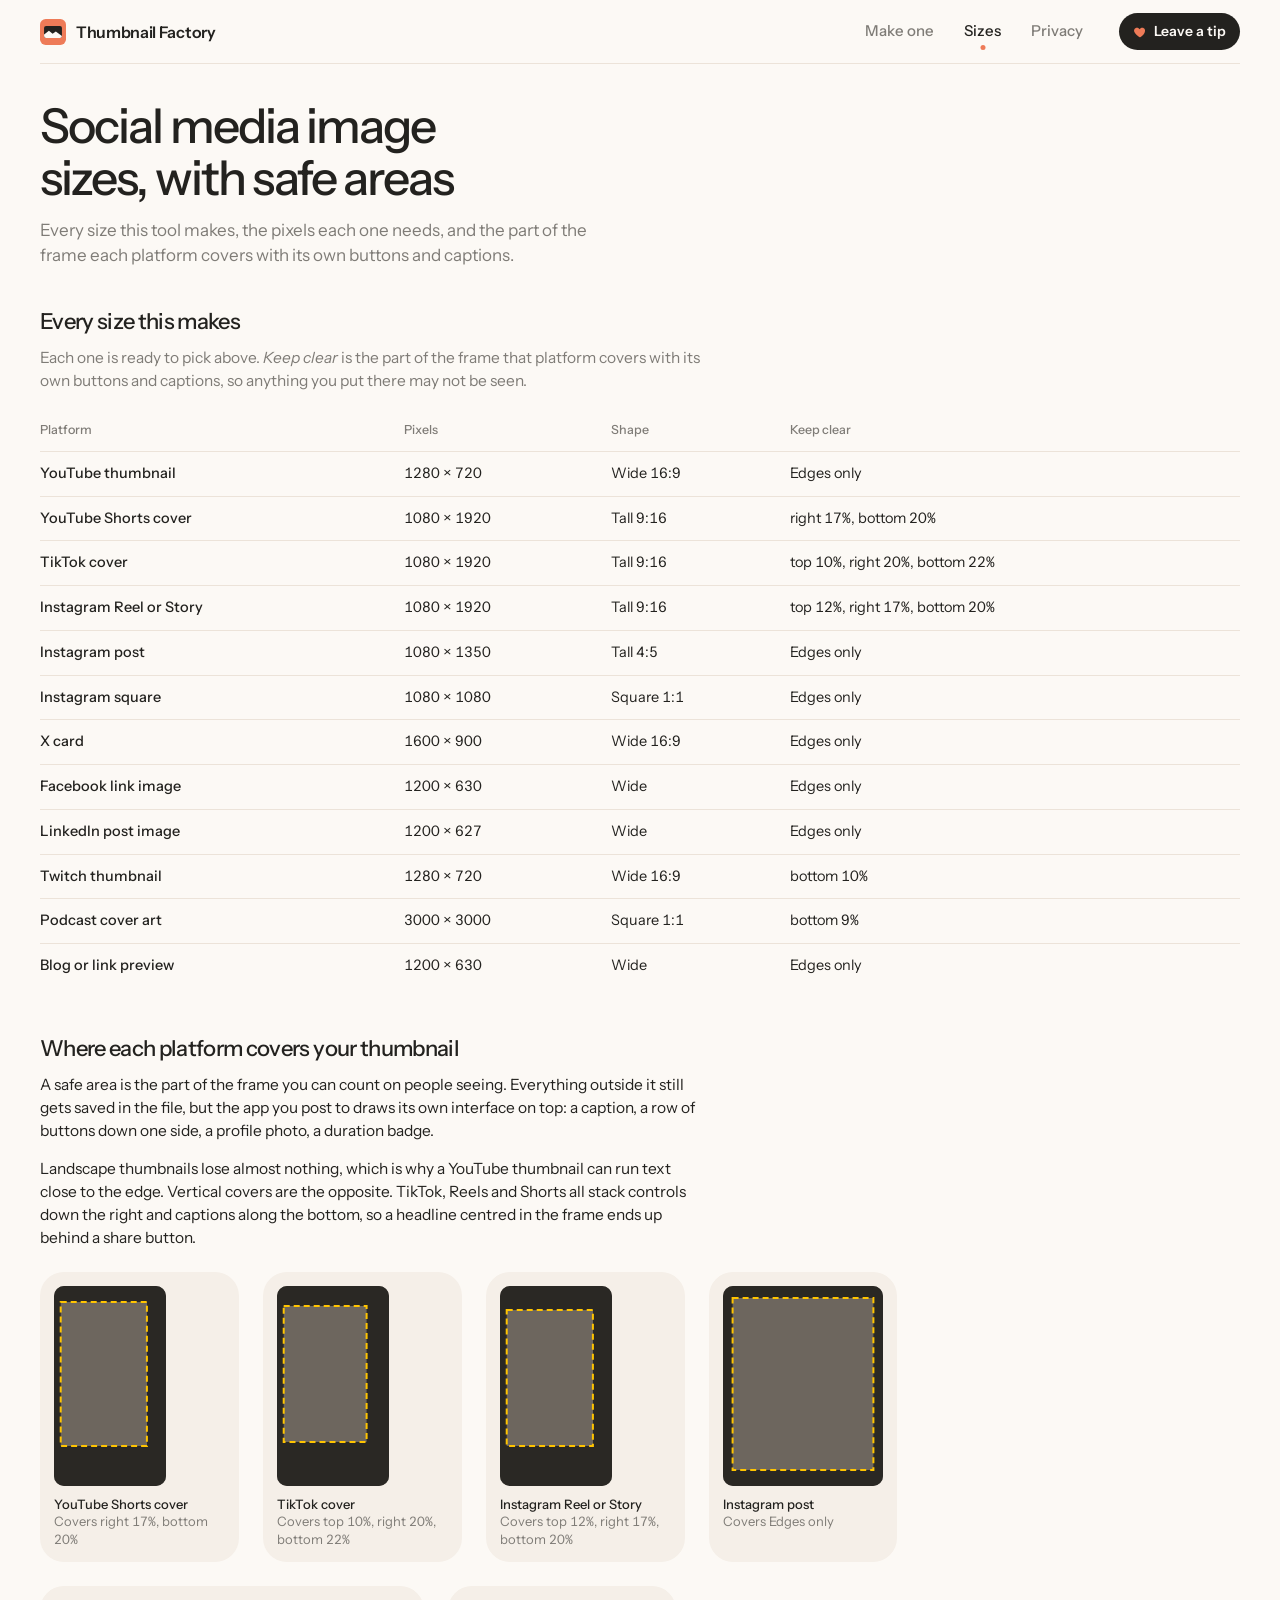
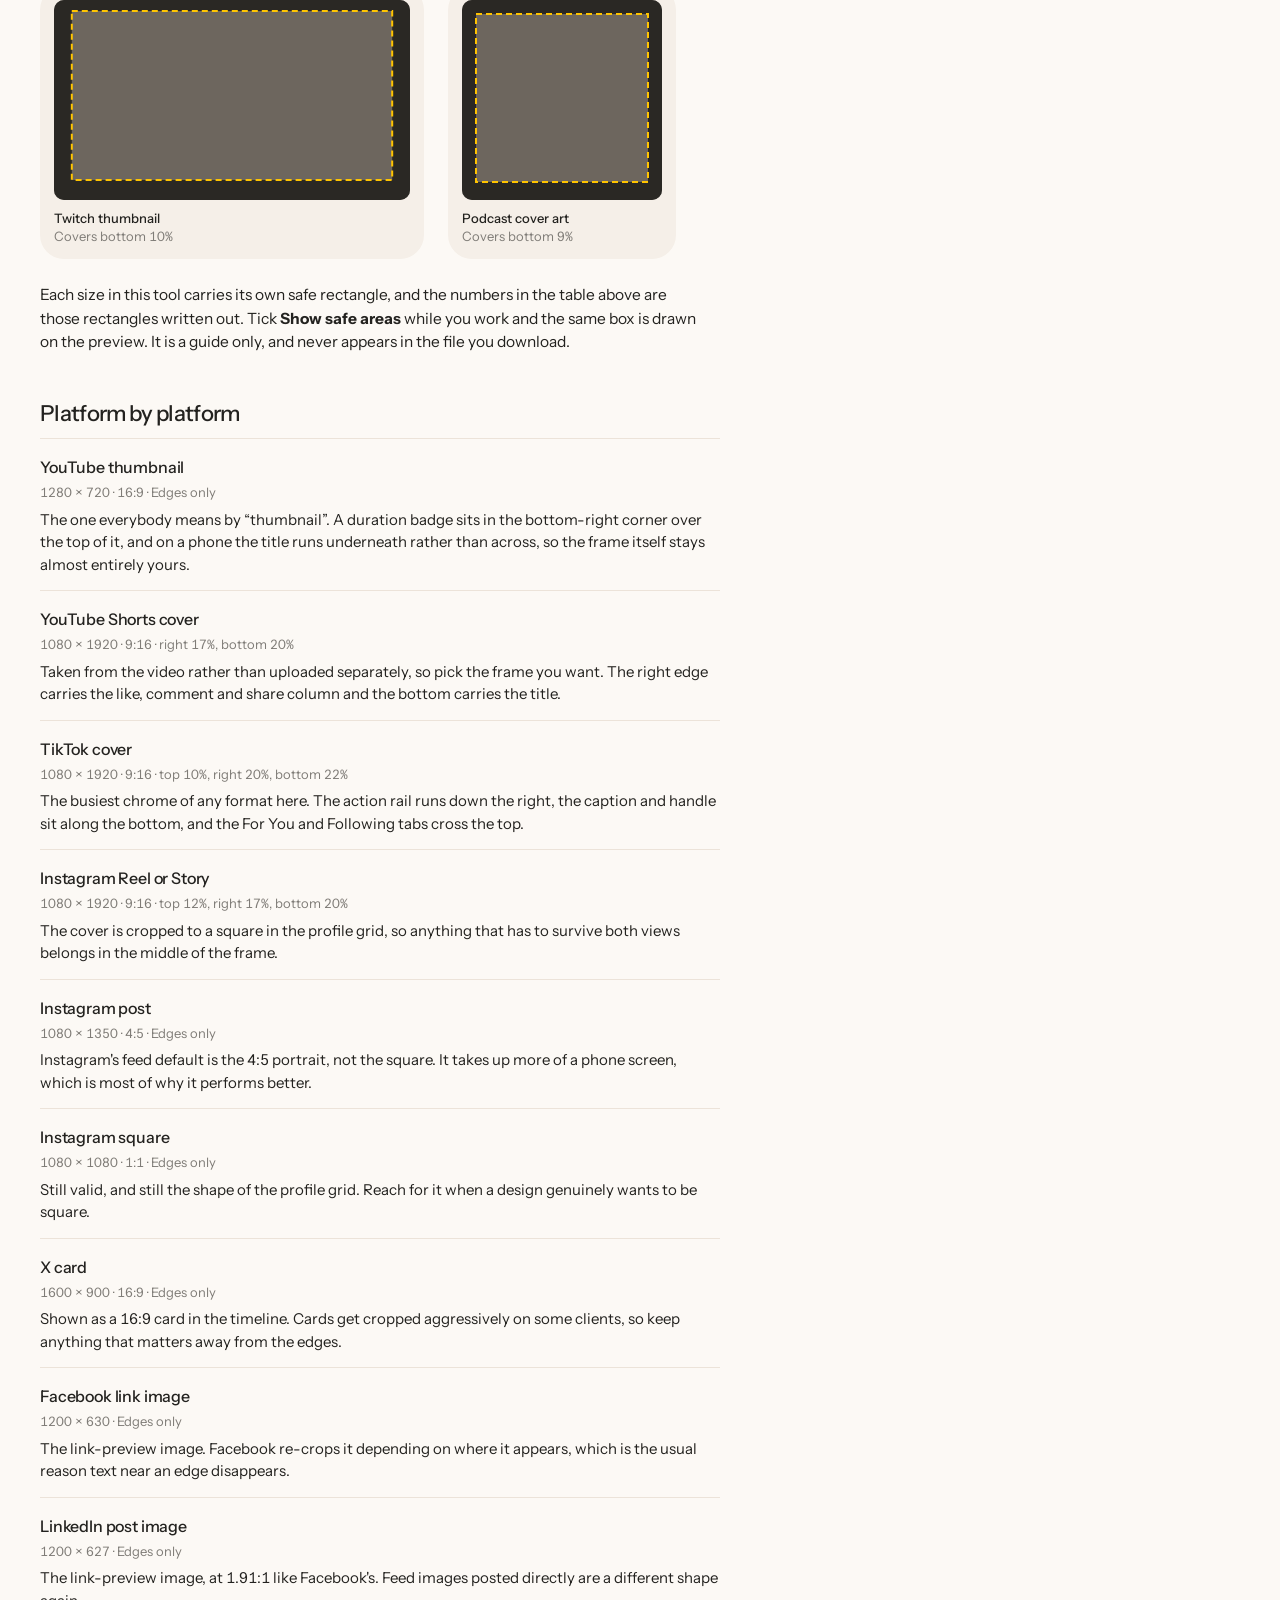
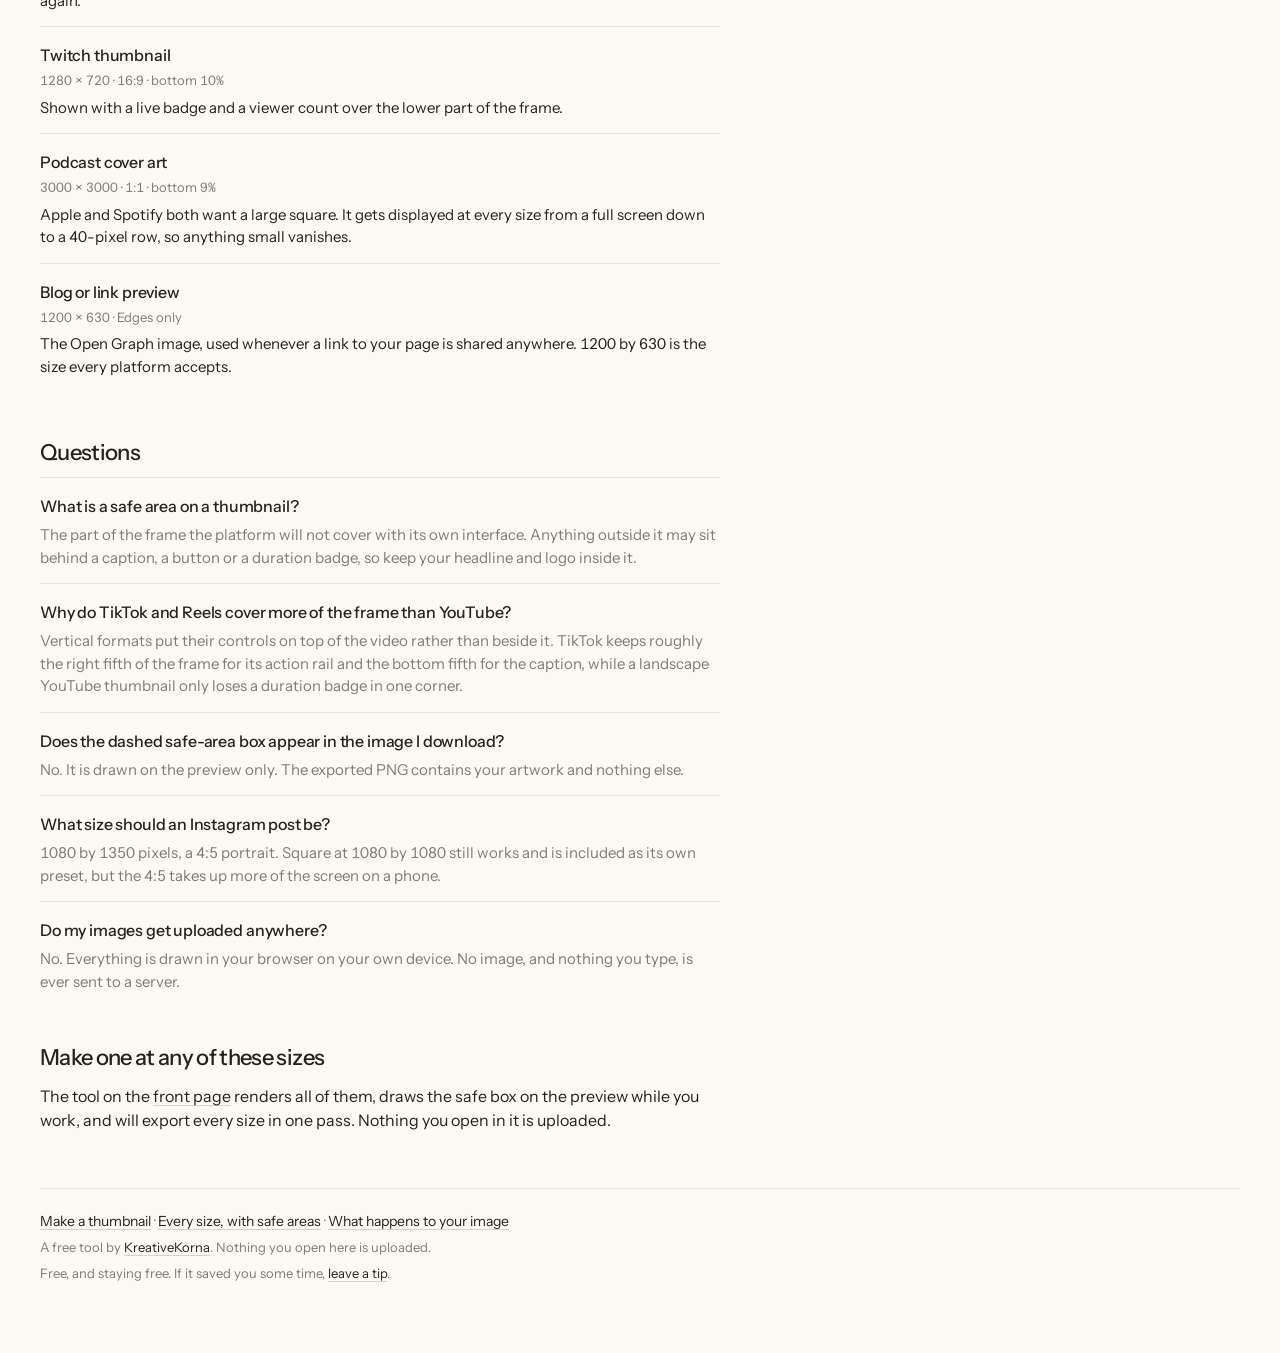
<file: sizes/index.html>
<!DOCTYPE html>
<html lang="en">
<head>
<meta charset="utf-8">
<meta name="viewport" content="width=device-width, initial-scale=1">
<title>Social Media Image Sizes and Safe Areas for 12 Formats</title>
<meta name="description" content="Every social image size in one place, with the part of each frame TikTok, Reels, Shorts and YouTube cover with their own buttons and captions.">

<link rel="icon" href="/favicon.svg" type="image/svg+xml">
<link rel="icon" href="/favicon-32.png" sizes="32x32" type="image/png">
<link rel="apple-touch-icon" href="/apple-touch-icon.png">
<meta name="theme-color" content="#fcf9f5">

<!-- Crawlers do not resolve relative paths, so everything below is absolute. -->
<link rel="canonical" href="https://thumbnailsfactory.kreativekorna.com/sizes/">
<meta property="og:type" content="website">
<meta property="og:site_name" content="Thumbnail Factory">
<meta property="og:title" content="Social media image sizes, with safe areas">
<meta property="og:description" content="Every social image size in one place, with the part of each frame TikTok, Reels, Shorts and YouTube cover with their own buttons and captions.">
<meta property="og:url" content="https://thumbnailsfactory.kreativekorna.com/sizes/">
<meta property="og:image" content="https://thumbnailsfactory.kreativekorna.com/og.png">
<meta property="og:image:type" content="image/png">
<meta property="og:image:width" content="1200">
<meta property="og:image:height" content="630">
<meta property="og:image:alt" content="Thumbnail Factory: make a thumbnail for any platform. Beside the words, a finished thumbnail and three tiles for wide, square and tall sizes.">
<meta name="twitter:card" content="summary_large_image">
<meta name="twitter:title" content="Social media image sizes, with safe areas">
<meta name="twitter:description" content="Every social image size in one place, with the part of each frame TikTok, Reels, Shorts and YouTube cover with their own buttons and captions.">
<meta name="twitter:image" content="https://thumbnailsfactory.kreativekorna.com/og.png">

<script type="application/ld+json">
{
  "@context": "https://schema.org",
  "@type": "FAQPage",
  "mainEntity": [
    {
      "@type": "Question",
      "name": "What is a safe area on a thumbnail?",
      "acceptedAnswer": {
        "@type": "Answer",
        "text": "The part of the frame the platform will not cover with its own interface. Anything outside it may sit behind a caption, a button or a duration badge, so keep your headline and logo inside it."
      }
    },
    {
      "@type": "Question",
      "name": "Why do TikTok and Reels cover more of the frame than YouTube?",
      "acceptedAnswer": {
        "@type": "Answer",
        "text": "Vertical formats put their controls on top of the video rather than beside it. TikTok keeps roughly the right fifth of the frame for its action rail and the bottom fifth for the caption, while a landscape YouTube thumbnail only loses a duration badge in one corner."
      }
    },
    {
      "@type": "Question",
      "name": "Does the dashed safe-area box appear in the image I download?",
      "acceptedAnswer": {
        "@type": "Answer",
        "text": "No. It is drawn on the preview only. The exported PNG contains your artwork and nothing else."
      }
    },
    {
      "@type": "Question",
      "name": "What size should an Instagram post be?",
      "acceptedAnswer": {
        "@type": "Answer",
        "text": "1080 by 1350 pixels, a 4:5 portrait. Square at 1080 by 1080 still works and is included as its own preset, but the 4:5 takes up more of the screen on a phone."
      }
    },
    {
      "@type": "Question",
      "name": "Do my images get uploaded anywhere?",
      "acceptedAnswer": {
        "@type": "Answer",
        "text": "No. Everything is drawn in your browser on your own device. No image, and nothing you type, is ever sent to a server."
      }
    }
  ]
}
</script>

<link rel="preconnect" href="https://fonts.gstatic.com" crossorigin>
<link rel="stylesheet" href="https://fonts.googleapis.com/css2?family=Instrument+Sans:wght@400..700&family=Archivo+Black&family=JetBrains+Mono:wght@700&display=swap">
<style>
  :root{
    /* Warm and low-glare: an off-white page, cream cards, near-black ink for
       text and decisive actions, and one coral used only as punctuation. */
    --canvas:#fcf9f5;      /* the page */
    --surface:#fffefd;     /* things you type into or press, a step closer */
    --cream:#f5efe8;       /* cards and panels */
    --cream-lo:#ede5dc;    /* the track behind segmented choices */
    --line:#ece3d9;        /* quiet separation */
    --line-strong:#ddd0c3; /* control edges */
    --ink:#23221f;
    --muted:#7f7c77;
    --accent:#ee7b58;      /* markers and focus on dark, never a fill */
    --well:#1d1c1a;        /* behind the preview, so the thumbnail reads true */
    --guide:#ffc400;       /* the safe-area box, same yellow as the app draws */
    --alert:#c8412f;
    --ok:#2c7a4b;
    --shadow:0 6px 24px rgb(35 34 31 / .06), 0 0 0 1px var(--line-strong);
    --shadow-sm:0 1px 3px rgb(35 34 31 / .12);
    --ui:"Instrument Sans",-apple-system,"Segoe UI",Roboto,Helvetica,Arial,sans-serif;
    /* Concentric radii: an outer radius is its inner radius plus the padding
       between them, so nested corners stay parallel instead of pinching.
       --r        inputs and swatches
       --r-seg    a segment inside its track: track radius minus 3px padding
       --r-panel  the control panel: 12 + 20 padding */
    --r:12px; --r-seg:9px; --r-panel:32px; --r-well:24px; --pill:999px;
  }
  *{ box-sizing:border-box; }
  html{ -webkit-text-size-adjust:100%; }
  body{
    margin:0; background:var(--canvas); color:var(--ink);
    font-family:var(--ui); font-size:15px; line-height:1.5;
    font-variant-numeric:tabular-nums;
    padding:0 20px 64px;
    -webkit-font-smoothing:antialiased;
  }
  .shell{ max-width:1200px; margin:0 auto; }
  ::selection{ background:rgb(238 123 88 / .25); }

  /* ---- masthead and site nav ---- */
  header{
    display:flex; align-items:center; gap:16px 24px; flex-wrap:wrap;
    min-height:64px; padding:12px 0; border-bottom:1px solid var(--line); margin-bottom:36px;
  }
  .home{ display:flex; align-items:center; gap:10px; text-decoration:none; color:var(--ink); }
  .home img{ display:block; }   /* the SVG carries its own corners */
  .home span{ font-size:16px; font-weight:600; letter-spacing:-.02em; }
  .home:focus-visible{ outline:2px solid var(--ink); outline-offset:4px; border-radius:6px; }
  header nav{ margin-inline-start:auto; display:flex; gap:6px; }
  header nav a{
    position:relative; color:var(--muted); font-size:15px; font-weight:500; text-decoration:none;
    padding:8px 12px; border-radius:var(--pill); transition:color .14s linear, background-color .14s linear;
  }
  @media (hover: hover){ header nav a:hover{ color:var(--ink); background:var(--cream); } }
  header nav a[aria-current="page"]{ color:var(--ink); }
  /* the current page gets a small coral dot, the one bit of colour up here */
  header nav a[aria-current="page"]::after{
    content:""; position:absolute; left:50%; bottom:1px; width:5px; height:5px;
    transform:translateX(-50%); border-radius:50%; background:var(--accent);   /* centred: same either way round */
  }
  header nav a:focus-visible{ outline:2px solid var(--ink); outline-offset:1px; }
  /* the one filled thing in the masthead, so the tip is never hunted for */
  header .tip{
    display:inline-flex; align-items:center; gap:7px; padding:8px 14px; border-radius:var(--pill);
    background:var(--ink); color:var(--canvas); font-size:14px; font-weight:600; text-decoration:none; white-space:nowrap;
    transition:opacity .14s linear, transform .14s cubic-bezier(0.2, 0, 0, 1);
  }
  header .tip svg{ color:var(--accent); flex:none; }
  @media (hover: hover){ header .tip:hover{ opacity:.85; } }
  header .tip:active{ transform:scale(0.96); }
  header .tip:focus-visible{ outline:2px solid var(--ink); outline-offset:3px; }

  h1{
    font-size:clamp(30px,4.4vw,48px); line-height:1.08;
    font-weight:500; letter-spacing:-.04em;
    margin:0 0 14px; max-width:20ch; text-wrap:balance;
  }
  .lede{ margin:0 0 30px; font-size:17px; line-height:1.5; color:var(--muted); max-width:52ch; }

  /* ---- long-form pages ---- */
  .prose{ max-width:68ch; }
  .prose h2{ font-size:22px; font-weight:500; letter-spacing:-.03em; margin:34px 0 10px; }
  .prose p, .prose li{ font-size:16px; margin:0 0 14px; }
  .prose ul{ margin:0 0 16px; padding-inline-start:20px; }
  .prose li{ margin:0 0 6px; }
  .prose li::marker{ color:var(--accent); }
  .prose code{ font-size:14px; background:var(--cream); padding:2px 6px; border-radius:6px; }
  .prose a, .sizeref a, .safeareas a, .seealso a, footer a{
    color:var(--ink); text-decoration-color:var(--line-strong); text-underline-offset:3px;
  }
  @media (hover: hover){
    .prose a:hover, .sizeref a:hover, .safeareas a:hover, .seealso a:hover, footer a:hover{ text-decoration-color:var(--ink); }
  }
  .seealso{ margin:40px 0 0; max-width:68ch; }
  .seealso h2{ font-size:22px; font-weight:500; letter-spacing:-.03em; margin:0 0 8px; }
  .seealso p{ font-size:15.5px; margin:0; color:var(--muted); }
  .seealso p + p{ margin-top:10px; }

  footer{
    margin:56px 0 0; padding:22px 0 0; border-top:1px solid var(--line); font-size:14px; color:var(--muted);
  }
  footer p{ margin:0 0 6px; }
  footer .by{ font-size:13px; }

  /* ---- layout ---- */
  .layout{ display:grid; grid-template-columns:minmax(0,1fr) 340px; gap:24px; align-items:start; }

  /* ---- stage ---- */
  .stage{ min-width:0; }
  /* The controls run long; the preview stays in view beside them. */
  @media (min-width:901px){ .stage{ position:sticky; top:16px; } }
  /* With the feed strip open the pinned column holds two previews, so the big
     one gives up height to keep both on screen, and the how-to steps aside. */
  @media (min-width:901px){
    .stage:has(.feed:not([hidden])) canvas{ max-height:max(240px, calc(100vh - 520px)); }
    .stage:has(.feed:not([hidden])) .howto{ display:none; }
  }
  /* The well takes its light from the thumbnail: a blurred copy of it glows
     behind the preview, the way a video app's ambient mode does, over the
     picture's own average colour. A fixed black would make every picture
     look like it sits in the same hole. */
  .canvas-wrap{
    position:relative; background:var(--well);
    border-radius:var(--r-well); overflow:hidden; isolation:isolate;
    transition:background-color .15s linear;
    display:flex; align-items:center; justify-content:center;
    min-height:260px; padding:18px;
  }
  canvas{
    display:block; max-width:100%; max-height:66vh; width:auto; height:auto;
    cursor:grab; touch-action:none; background:#000; border-radius:6px;   /* 24 well − 18 padding */
    transition:opacity .12s linear;
  }
  #cv{ position:relative; z-index:1; box-shadow:0 10px 40px rgb(0 0 0 / .28); outline:1px solid oklch(1 0 0 / 0.1); outline-offset:-1px; }
  #cv:focus-visible{ outline:2px solid var(--accent); outline-offset:4px; }
  .canvas-wrap .ambient{
    position:absolute; inset:0; width:100%; height:100%; max-height:none; z-index:0;
    border-radius:0; background:none; cursor:inherit; pointer-events:none;
    filter:blur(36px) saturate(1.25); transform:scale(1.2); opacity:.85;
  }
  canvas.dragging{ cursor:grabbing; }
  /* Ink would vanish against the well, so the canvas ring uses the accent. */
  canvas:focus-visible{ outline:2px solid var(--accent); outline-offset:4px; }
  canvas.resizing{ opacity:.25; }
  .drop-hint{
    position:absolute; inset:8px; display:flex; align-items:center; justify-content:center;
    background:rgb(29 28 26 / .88); color:var(--canvas); font-size:16px; font-weight:500;
    text-align:center; padding:20px; border:2px dashed var(--accent);
    border-radius:16px;   /* inset 8px inside a 24px well */
    pointer-events:none; opacity:0; transition:opacity .12s linear; z-index:2;
  }
  .canvas-wrap.dropping .drop-hint{ opacity:1; }

  .readout{
    display:flex; align-items:baseline; gap:14px; flex-wrap:wrap;
    padding:14px 4px 0; margin:0;
  }
  .readout .what{ font-weight:600; letter-spacing:-.01em; }
  /* a pill over the foot of the well: pill buttons in a pill, so the curves nest */
  .elbar{
    position:absolute; inset-inline:0; bottom:12px; z-index:3; margin-inline:auto;
    width:max-content; max-width:calc(100% - 24px);
    display:flex; align-items:center; gap:2px; padding:4px; padding-inline-start:14px;
    background:var(--surface); border-radius:var(--pill); box-shadow:0 4px 16px rgb(0 0 0 / .28);
  }
  .elbar[hidden]{ display:none; }
  /* the name sits in its own dark chip, marked with the outline's coral, so
     it reads as "what is selected" apart from the two actions */
  .elbar{ padding-inline-start:4px; }
  .elbar .elname{
    display:inline-flex; align-items:center; gap:7px; min-height:32px; padding:0 14px 0 11px;
    margin-inline-end:4px; border-radius:var(--pill); background:var(--ink); color:var(--canvas);
    font-size:13px; font-weight:600; white-space:nowrap;
  }
  .elbar .elname::before{ content:""; width:8px; height:8px; border-radius:50%; background:var(--accent); flex:none; }
  .elbar .btn{ width:auto; white-space:nowrap; box-shadow:none; min-height:32px; padding:6px 12px; }
  @media (hover: hover){ .elbar .btn:hover{ background:var(--cream); } }
  .readout .dims{ margin-inline-start:auto; color:var(--muted); }
  .howto{ margin:10px 4px 0; max-width:56ch; color:var(--muted); font-size:14px; }
  .howto p{ margin:0 0 3px; }

  /* The feed strip copies a dark video app on purpose: the thumbnail is
     judged against the surroundings it will actually sit in. */
  .feed{ margin:16px 0 0; padding:16px; background:#0f0f0f; color:#f1f1f1; border-radius:var(--r-well); }
  .feed[hidden]{ display:none; }
  .feed h3{ margin:0; font-size:14px; font-weight:600; letter-spacing:-.01em; }
  .feed .hint{ margin:2px 0 14px; color:#a3a3a3; }
  .feedrow{ display:flex; flex-wrap:wrap; gap:18px 22px; align-items:flex-start; }
  .feeditem{ margin:0; display:flex; flex-direction:column; gap:6px; min-width:0; max-width:100%; }
  .feeditem canvas{ display:block; max-width:100%; max-height:none; border-radius:8px; cursor:default; background:#000;
    outline:1px solid oklch(1 0 0 / 0.1); outline-offset:-1px; }
  .feeditem figcaption{ font-size:12px; color:#a3a3a3; }
  /* Grey bars where the title and channel would be, so the thumbnail is seen
     among the things it competes with, not alone. */
  .feedtext{ display:flex; flex-direction:column; gap:5px; }
  .feedtext span{ display:block; height:9px; border-radius:3px; background:#3a3a3a; }
  .feedtext span + span{ width:60%; background:#2a2a2a; }

  /* ---- the quality bar, live ---- */
  .checks{ display:flex; flex-direction:column; gap:6px; margin:6px 4px 0; font-size:13px; }
  .checks:empty{ display:none; }
  .checks .ok{ color:var(--muted); }
  .checks .ok::before{ content:"✓ "; color:var(--ok); font-weight:700; }
  .check{ display:flex; align-items:center; gap:8px; flex-wrap:wrap; }
  .check .what{ font-weight:600; }
  .check .what::before{ content:""; display:inline-block; width:7px; height:7px; border-radius:50%; background:var(--accent);
    margin-inline-end:7px; vertical-align:1px; }
  .check .why{ color:var(--muted); }
  .check .btn{ width:auto; min-height:28px; padding:4px 11px; font-size:12.5px; }
  .check .also{ color:var(--muted); font-size:12px; }
  /* a size that fails the bar gets a coral dot on its tile */
  .tile.warn .chipbox{ position:relative; }
  .tile.warn .chipbox::after{ content:""; position:absolute; top:-3px; right:-3px; width:8px; height:8px; border-radius:50%;
    background:var(--accent); box-shadow:0 0 0 2px var(--canvas); }

  /* ---- frames from a video ---- */
  .readout .btn{ width:auto; }
  .frames{ margin:12px 0 0; padding:12px 14px 14px; background:var(--cream); border-radius:var(--r-well); }
  .frames[hidden]{ display:none; }
  .frameshead{ display:flex; align-items:center; gap:10px; }
  .frameshead h3{ margin:0; font-size:14px; font-weight:600; letter-spacing:-.01em; flex:1; }
  .frameshead .btn{ width:auto; }
  .titlerow{ display:flex; align-items:center; gap:8px; margin-top:10px; }
  .titlerow label{ font-size:13px; font-weight:500; white-space:nowrap; }
  .titlerow input{ flex:1; min-width:0; padding:7px 10px; font-size:14px; }
  .titlerow .btn{ width:auto; white-space:nowrap; flex:none; }
  .frames .hint{ margin:8px 0 0; min-height:1.3em; }
  .framerow{ display:grid; grid-template-columns:repeat(6, minmax(0, 1fr)); gap:8px; margin-top:8px; }
  .framerow:empty{ display:none; }
  .frametile{ position:relative; padding:0; border:0; border-radius:8px; overflow:hidden; cursor:pointer; background:var(--well);
    box-shadow:0 0 0 1px oklch(0 0 0 / 0.1); transition:box-shadow .14s linear, transform .14s cubic-bezier(0.2, 0, 0, 1); }
  .frametile img{ display:block; width:100%; height:auto; aspect-ratio:16 / 9; object-fit:cover; }
  .frametile span{ position:absolute; left:5px; bottom:4px; font-size:11px; font-weight:600; color:#fff;
    background:rgb(0 0 0 / .55); padding:1px 5px; border-radius:4px; }
  @media (hover: hover){ .frametile:hover{ box-shadow:0 0 0 2px var(--ink); } }
  .frametile:focus-visible{ outline:2px solid var(--ink); outline-offset:2px; }
  .heads{ display:flex; flex-wrap:wrap; gap:6px; margin-top:8px; }
  .heads:empty{ display:none; }
  .headidea{ font-family:var(--ui); font-size:12.5px; font-weight:700; letter-spacing:.01em; text-transform:uppercase;
    background:var(--surface); color:var(--ink); border:0; box-shadow:0 0 0 1px var(--line-strong); border-radius:var(--pill);
    padding:5px 11px; cursor:pointer; transition:box-shadow .14s linear; }
  .headidea b{ color:var(--accent); font-weight:800; }
  .headidea.ai::before{ content:"AI"; font-size:9.5px; font-weight:700; color:var(--muted); margin-inline-end:5px; letter-spacing:.04em; }
  @media (hover: hover){ .headidea:hover{ box-shadow:0 0 0 1px var(--ink); } }
  .headidea.on{ box-shadow:0 0 0 2px var(--ink); }
  .headidea:focus-visible{ outline:2px solid var(--ink); outline-offset:2px; }
  .aibtn{ width:auto; align-self:flex-start; }
  .aibtn[hidden]{ display:none; }
  .headhelp .heads{ margin-top:0; }
  .frames .subhead{ margin:10px 0 0; font-size:12.5px; font-weight:600; color:var(--muted); }
  .frames .subhead[hidden]{ display:none; }
  .idearow{ display:grid; grid-template-columns:repeat(var(--idea-cols, 3), minmax(0, 1fr)); gap:10px; margin-top:6px; }
  .idearow:empty{ display:none; }
  .idea{ display:flex; flex-direction:column; gap:4px; padding:0; border:0; background:none; cursor:pointer; text-align:start;
    font:inherit; font-size:12px; color:var(--muted); }
  .idea canvas{ display:block; width:100%; height:auto; max-height:none; border-radius:8px; background:var(--well); cursor:pointer;
    box-shadow:0 0 0 1px oklch(0 0 0 / 0.1); transition:box-shadow .14s linear, transform .14s cubic-bezier(0.2, 0, 0, 1); }
  @media (hover: hover){ .idea:hover canvas{ box-shadow:0 0 0 2px var(--ink); } }
  .idea:focus-visible{ outline:none; }
  .idea:focus-visible canvas{ outline:2px solid var(--ink); outline-offset:2px; }
  .idea:active canvas{ transform:scale(0.98); }
  .idea.on{ color:var(--ink); }
  .idea.on canvas{ box-shadow:0 0 0 2px var(--canvas), 0 0 0 3.5px var(--accent); }
  .frametile.hasface::after{ content:"Face"; position:absolute; top:4px; right:4px; font-size:10px; font-weight:600;
    color:#fff; background:rgb(238 123 88 / .9); padding:1px 5px; border-radius:4px; }
  .frametile.used{ box-shadow:0 0 0 2px var(--canvas), 0 0 0 3.5px var(--accent); }
  .frametile:active{ transform:scale(0.97); }
  @media (max-width:560px){ .framerow{ grid-template-columns:repeat(3, minmax(0, 1fr)); } .titlerow{ flex-wrap:wrap; } }

  /* ---- control panel ---- */
  .bench{
    background:var(--cream); border-radius:var(--r-panel);
    padding:20px; display:flex; flex-direction:column; gap:20px; min-width:0;
  }
  .bench h2, .sizegroup h2{
    font-size:13px; font-weight:500; margin:0 0 10px; color:var(--muted);
  }

  /* ---- size chart: the point of the page ---- */
  .sizes{
    display:flex; flex-wrap:wrap; gap:18px 28px; align-items:stretch;
    /* reset the fieldset UA styles before restoring the band's own rules */
    border:0; border-top:1px solid var(--line); border-bottom:1px solid var(--line);
    padding:18px 0 20px; margin:0 0 26px; min-width:0;
  }
  .sizegroup{ min-width:0; }
  .sizegroup + .sizegroup{ border-inline-start:1px solid var(--line); padding-inline-start:28px; margin-inline-start:0; }
  .tiles{ display:flex; flex-wrap:wrap; gap:14px; max-width:286px; }
  .tile{ width:86px; }
  .sizegroup.customgroup .tile{ width:54px; }
  .tile{ position:relative; display:flex; flex-direction:column; align-items:flex-start; gap:6px; cursor:pointer; }
  /* Visually hidden, not zero-sized: a 0x0 input is still focusable but some
     assistive tech and tooling treat it as invisible and skip it. The 1px clip
     keeps it in the accessibility tree. Same for the palette radios below. */
  .tile input, .pal input{
    position:absolute; width:1px; height:1px; padding:0; margin:-1px;
    overflow:hidden; clip:rect(0 0 0 0); white-space:nowrap; border:0;
  }
  .chipbox{ height:40px; display:flex; align-items:flex-end; }
  .chip{
    display:block; background:var(--surface); border:1px solid var(--line-strong); border-radius:4px;
    transition-property:background-color, border-color; transition-duration:.14s; transition-timing-function:linear;
  }
  .tile.custom .chip{ border-style:dashed; display:flex; align-items:center; justify-content:center;
    font-size:17px; font-weight:500; line-height:1; color:var(--muted); }
  @media (hover: hover){ .tile:hover .chip{ border-color:var(--ink); } }
  .tile input:checked ~ .chipbox .chip{ background:var(--ink); border-color:var(--ink); }
  .tile.custom input:checked ~ .chipbox .chip{ color:var(--canvas); }
  .tile input:focus-visible ~ .chipbox .chip{ outline:2px solid var(--ink); outline-offset:3px; }
  .tile .name{ font-size:13px; font-weight:500; line-height:1.15; color:var(--muted); }
  .tile.custom .name{ display:none; }
  .tile input:checked ~ .name{ color:var(--ink); }
  .tile .size{ font-size:11px; line-height:1; color:var(--muted); }

  /* ---- fields ---- */
  .fields{ display:flex; flex-direction:column; gap:14px; }
  .field{ display:flex; flex-direction:column; gap:6px; min-width:0; }
  /* a slider is one line: name, track, value - names share a column so the
     tracks line up down the panel */
  .field.slide{ display:grid; grid-template-columns:84px minmax(0,1fr) 40px; align-items:center; column-gap:10px; }
  .field.slide > label{ font-weight:400; color:var(--muted); font-size:13px; }
  .field.slide output{ font-size:12.5px; color:var(--muted); text-align:end; font-variant-numeric:tabular-nums; }
  .field.slide input[type=range]{ margin:6px 0; }
  .field.slide > .hint{ grid-column:1 / -1; margin-top:0; }
  /* a picture: its name and buttons on one line, its zoom under them */
  .pichead{ display:flex; align-items:center; gap:8px; min-height:32px; }
  .pichead .legend{ flex:1; min-width:0; }
  .pichead .logobtns{ flex:none; }
  .field.pic{ gap:2px; }
  .field > label, .legend{ font-size:13px; font-weight:500; }
  .hint{ font-size:12.5px; margin:4px 0 0; color:var(--muted); }
  /* closes the pictures: hangs under them (8) and leaves a wider gap (28)
     before the headline, so the two clusters read apart */
  .fields > .pichint{ margin:-6px 0 14px; }
  /* a picture's zoom lives in its block, just under its buttons */
  .field > .field{ margin-top:0; }
  input[type=text], input[type=number]{
    font-family:var(--ui); font-size:15px; font-variant-numeric:tabular-nums;
    background:var(--surface); color:var(--ink);
    border:0; box-shadow:0 0 0 1px var(--line-strong); border-radius:var(--r);
    padding:10px 12px; width:100%;
    transition:box-shadow .14s linear;
  }
  input::placeholder{ color:var(--muted); opacity:.8; }
  select{
    -webkit-appearance:none; appearance:none; width:100%;
    font-family:var(--ui); font-size:15px; color:var(--ink);
    background:var(--surface) url("data:image/svg+xml,%3Csvg xmlns='http://www.w3.org/2000/svg' width='10' height='6'%3E%3Cpath d='M1 1l4 4 4-4' fill='none' stroke='%237f7c77' stroke-width='1.5'/%3E%3C/svg%3E") no-repeat right 14px center;
    border:0; box-shadow:0 0 0 1px var(--line-strong); border-radius:var(--r);
    padding:10px 36px 10px 12px; cursor:pointer; transition:box-shadow .14s linear;
  }
  @media (hover: hover){ select:hover{ box-shadow:0 0 0 1px var(--muted); } }
  select:focus-visible{ outline:none; box-shadow:0 0 0 1.5px var(--ink), 0 0 0 5px rgb(35 34 31 / .08); }
  @media (hover: hover){ input[type=text]:hover, input[type=number]:hover{ box-shadow:0 0 0 1px var(--muted); } }
  input[type=text]:focus-visible, input[type=number]:focus-visible{
    outline:none; box-shadow:0 0 0 1.5px var(--ink), 0 0 0 5px rgb(35 34 31 / .08);
  }
  .row{ display:flex; gap:10px; }
  .row .field{ flex:1; }
  .row .field.grow{ flex:3; }
  .row .field.narrow{ flex:1; min-width:70px; }
  .row[hidden]{ display:none; }
  /* colour rows: equal columns, so a gradient's extra stops fill in beside
     the first one instead of reflowing it */
  .row.row-arrow{ display:grid; grid-template-columns:repeat(3, minmax(0, 1fr)); gap:8px; }
  .row-arrow input[type=color]{ width:100%; }
  .field[hidden]{ display:none; }
  /* controls a template does not use; beats each control's own display */
  .fields [hidden], .toggles [hidden]{ display:none !important; }

  /* template picker: a live preview of each, your content in its arrangement */
  .tpls{ display:grid; grid-template-columns:1fr 1fr; gap:14px 10px; }
  .tpl{ position:relative; display:flex; flex-direction:column; gap:6px; cursor:pointer; font-size:13px; font-weight:500; color:var(--muted); }
  .tpl input{ position:absolute; opacity:0; width:1px; height:1px; }
  .tpl canvas{
    display:block; width:100%; height:auto; aspect-ratio:16/9; object-fit:contain;
    max-height:none; border-radius:10px; background:var(--well); cursor:pointer;
    box-shadow:0 0 0 1px oklch(0 0 0 / 0.1); transition:box-shadow .14s linear;   /* untinted: a tinted ring reads as dirt on the edge */
  }
  @media (hover: hover){ .tpl:hover canvas{ box-shadow:0 0 0 1px var(--muted); } }
  .tpl:has(input:checked){ color:var(--ink); }
  .tpl:has(input:checked) canvas{ box-shadow:0 0 0 2px var(--canvas), 0 0 0 3.5px var(--ink); }
  .tpl:has(input:focus-visible) canvas{ outline:2px solid var(--ink); outline-offset:4px; }
  .customgroup .row{ width:190px; }
  .moverow{ display:flex; align-items:center; gap:10px; justify-content:space-between; margin-top:2px; }
  .moverow .hint{ margin:0; }
  .moverow .btn{ width:auto; white-space:nowrap; flex:none; }
  .customgroup .row .field{ gap:4px; }

  /* segmented choice: a cream track with the chosen segment lifted to white */
  .seg{ border:0; margin:0; padding:0; }
  .seg .legend{ padding:0; margin-bottom:6px; }
  .segs{ display:flex; border-radius:var(--r); background:var(--cream-lo); padding:3px; gap:2px; }
  .segs label{ flex:1; position:relative; text-align:center; font-size:13px; font-weight:500;
    color:var(--muted); white-space:nowrap;
    padding:7px 6px; border-radius:var(--r-seg); cursor:pointer; min-height:24px;
    transition:color .14s linear, background-color .14s linear; }
  @media (hover: hover){ .segs label:hover{ color:var(--ink); } }
  .segs input{ position:absolute; opacity:0; inset:0; margin:0; cursor:pointer; }
  .segs label:has(input:checked){ background:var(--surface); color:var(--ink); box-shadow:var(--shadow-sm); }
  .segs label:has(input:focus-visible){ outline:2px solid var(--ink); outline-offset:1px; }

  /* the panel narrowed to one element: the way back, then its name */
  .focushead{ display:flex; align-items:center; gap:12px; margin-bottom:16px; }
  .focushead[hidden]{ display:none; }
  .focushead .btn{ width:auto; flex:none; padding-inline-start:12px; }
  .focushead .btn::before{ content:"\2039"; margin-inline-end:6px; font-size:16px; line-height:0; }
  [dir=rtl] .focushead .btn::before{ content:"\203A"; }
  .focusname{ font-size:16px; font-weight:600; letter-spacing:-.01em; min-width:0; overflow-wrap:anywhere; }
  /* one element's panels lie open, their titles folded away */
  .fields.focus .group{ border-top:0; padding-top:0; }
  .fields.focus .gtitle{ display:none; }
  .fields.focus .gbody{ padding-top:0; }
  /* adding an element of your own */
  .addrow{ display:flex; gap:6px; margin-top:10px; }
  .addrow .btn{ width:auto; }
  .addrow .btn::before{ content:"+"; margin-inline-end:6px; color:var(--muted); }
  .extrapanel[hidden], .fields[hidden]{ display:none; }
  .extrapanel .pichead .btn{ width:auto; flex:none; }
  .extrapanel .btn.danger{ width:auto; align-self:flex-start; color:var(--alert); }
  /* the elements a template has, one press each */
  .elements{ display:flex; flex-wrap:wrap; gap:6px; }
  .elements .btn{ width:auto; }

  /* panels: a titled section each */
  .group{ border-top:1px solid var(--line-strong); padding-top:12px; }
  /* a panel's first control hangs closer to its title (10) than controls sit to each other (16) */
  .gbody{ display:flex; flex-direction:column; gap:14px; padding-top:10px; }
  /* a panel's first control hangs closer to its title than controls sit to each other */
  .gtitle{ font-size:14px; font-weight:600; margin:0; min-height:28px; display:flex; align-items:center; }

  input[type=range]{
    -webkit-appearance:none; appearance:none; width:100%; background:transparent; margin:8px 0;
  }
  input[type=range]::-webkit-slider-runnable-track{ height:4px; border-radius:2px; background:var(--line-strong); }
  input[type=range]::-moz-range-track{ height:4px; border-radius:2px; background:var(--line-strong); }
  input[type=range]::-moz-range-progress{ height:4px; border-radius:2px; background:var(--ink); }
  input[type=range]::-webkit-slider-thumb{
    -webkit-appearance:none; width:18px; height:18px; border-radius:50%;
    background:var(--surface); border:1.5px solid var(--ink); margin-top:-7px; box-shadow:var(--shadow-sm);
  }
  input[type=range]::-moz-range-thumb{
    width:15px; height:15px; border-radius:50%; background:var(--surface); border:1.5px solid var(--ink);
  }
  input[type=range]:focus-visible{ outline:2px solid var(--ink); outline-offset:4px; border-radius:4px; }

  .toggles{ display:flex; flex-direction:column; gap:10px; }
  .tog{ display:flex; align-items:center; gap:10px; font-size:14px; cursor:pointer; min-height:24px; }
  .tog input{ width:16px; height:16px; margin:0; accent-color:var(--ink); }
  .tog.off{ opacity:.45; cursor:default; }
  .note{ font-size:12.5px; margin:-2px 0 0; margin-inline-start:26px; max-width:34ch; color:var(--muted); }
  .note[hidden]{ display:none; }

  /* ---- brand controls ---- */
  .inline{ display:flex; gap:8px; align-items:center; }
  .inline input[type=text]{ flex:1; min-width:0; }
  input[type=color]{
    flex:0 0 auto; width:40px; height:40px; padding:3px; cursor:pointer;
    background:var(--surface); border:0; box-shadow:0 0 0 1px var(--line-strong);
    border-radius:var(--r);
  }
  input[type=color]::-webkit-color-swatch-wrapper{ padding:0; }
  input[type=color]::-webkit-color-swatch{ border:0; border-radius:9px; }   /* 12 − 3 padding */
  input[type=color]::-moz-color-swatch{ border:0; border-radius:9px; }
  input[type=color]:focus-visible{ outline:2px solid var(--ink); outline-offset:2px; }
  .palettes{ display:flex; flex-wrap:wrap; gap:7px; margin-top:4px; }
  .pal{ position:relative; cursor:pointer; line-height:0; }
  .pal[hidden]{ display:none; }
  .palchip{
    display:block; width:34px; height:24px; border-radius:7px;
    box-shadow:inset 0 0 0 1px rgb(35 34 31 / .12);
    transition:box-shadow .14s linear;
  }
  @media (hover: hover){ .pal:hover .palchip{ box-shadow:inset 0 0 0 1px rgb(35 34 31 / .12), 0 0 0 2px var(--line-strong); } }
  .pal input:checked ~ .palchip{ box-shadow:inset 0 0 0 1px rgb(35 34 31 / .12), 0 0 0 2px var(--canvas), 0 0 0 3.5px var(--ink); }
  .pal input:focus-visible ~ .palchip{ outline:2px solid var(--ink); outline-offset:4px; }
  .pal.customp .palchip{
    background:var(--surface); display:flex; align-items:center; justify-content:center;
    font-size:14px; font-weight:500; line-height:1; color:var(--muted);
    box-shadow:inset 0 0 0 1px var(--line-strong);
  }
  .stops{ display:grid; grid-template-columns:repeat(3, minmax(0, 1fr)); gap:8px; margin-top:8px; }
  .stops[hidden]{ display:none; }
  .stop{ display:flex; flex-direction:column; gap:4px; min-width:0; cursor:pointer; }
  .stop input[type=color]{ width:100%; }
  .stoprole{ font-size:11.5px; line-height:1.25; color:var(--muted); text-align:center; font-variant-numeric:tabular-nums; }
  /* the key: each colour and what it does in this template */
  .roles{ display:flex; flex-direction:column; gap:3px; margin-top:8px; }
  .role{ display:flex; align-items:center; gap:7px; font-size:12px; color:var(--muted); border-radius:6px; padding:2px 4px; margin-inline:-4px; cursor:default; }
  .role i{ flex:none; width:10px; height:10px; border-radius:50%; box-shadow:inset 0 0 0 1px rgb(0 0 0 / .15); }
  .role.unused{ opacity:.55; }
  .roles .rolenote{ margin:2px 0 0; }
  @media (hover: hover){ .role:hover{ background:var(--cream-lo); color:var(--ink); } }
  .role:focus-visible{ outline:2px solid var(--ink); outline-offset:1px; }

  .logorow{ display:flex; gap:10px; align-items:center; }
  .logopreview{
    flex:0 0 auto; width:66px; height:40px; background:var(--well);
    border-radius:var(--r); padding:5px;
    display:flex; align-items:center; justify-content:center; overflow:hidden;
  }
  /* Dark well behind it, so the outline is white at low opacity. A tinted
     neutral here picks up the surface and reads as dirt on the image edge. */
  .logopreview img{
    max-width:56px; max-height:30px; display:block;
    outline:1px solid oklch(1 0 0 / 0.1); outline-offset:-1px;
  }
  .logobtns{ display:flex; gap:6px; flex:1; min-width:0; }
  /* .btn is width:100% for the full-width actions; inside this row that basis
     makes both buttons shrink to equal halves and wrap. Size to content, and
     let Replace take whatever is left over. */
  .logobtns .btn{ width:auto; white-space:nowrap; }
  .logobtns #logoPick{ flex:1 1 auto; }
  .logobtns #logoReset{ flex:0 0 auto; }
  .group .logobtns{ flex-wrap:wrap; }
  .group .logobtns .btn{ flex:1 1 auto; }

  /* ---- buttons ----
     Pills throughout. The one decisive action is ink; everything else is a
     quiet white pill. States change opacity and scale, not hue. */
  .btn{
    font-family:var(--ui); font-size:15px; font-weight:500; cursor:pointer;
    border:0; box-shadow:0 0 0 1px var(--line-strong); border-radius:var(--pill);
    padding:11px 18px; width:100%; min-height:44px;
    background:var(--surface); color:var(--ink);
    transition-property:background-color, box-shadow, opacity, transform;
    transition-duration:.14s;
    transition-timing-function:cubic-bezier(0.2, 0, 0, 1);
  }
  @media (hover: hover){ .btn:hover{ box-shadow:0 0 0 1px var(--muted); } }
  .btn:active:not(:disabled){ transform:scale(0.96); }
  .btn:focus-visible{ outline:2px solid var(--ink); outline-offset:3px; }
  .btn-sm{ padding:8px 14px; font-size:13.5px; min-height:36px; }
  .btn-sm[hidden]{ display:none; }
  .btn-go{ background:var(--ink); color:var(--canvas); box-shadow:none; font-size:16px; padding:14px 18px; min-height:50px; }
  @media (hover: hover){ .btn-go:hover{ box-shadow:none; opacity:.9; } }
  .btn-go:active:not(:disabled){ opacity:.8; }
  .btn:disabled{ opacity:.45; cursor:default; }
  @media (hover: hover){
    .btn:disabled:hover{ box-shadow:0 0 0 1px var(--line-strong); }
    .btn-go:disabled:hover{ box-shadow:none; opacity:.45; }
  }
  /* The one decisive action stays in reach however long the panel gets: it
     rides the bottom of the view while the controls above it scroll. */
  .actions{
    display:flex; flex-direction:column; gap:10px;
    position:sticky; bottom:0; z-index:2; margin:8px -20px -20px;
    padding:14px 20px calc(20px + env(safe-area-inset-bottom));
    background:var(--cream); border-radius:0 0 var(--r-panel) var(--r-panel);
    box-shadow:0 -10px 16px -12px rgb(35 34 31 / .18);
  }

  .status{ font-size:13px; min-height:19px; font-weight:500; color:var(--muted); }
  .status.ok{ color:var(--ok); }
  .status.err{ color:var(--alert); }
  .thanks{ margin:0; font-size:13px; color:var(--muted); text-align:center; }
  .thanks[hidden]{ display:none; }
  .thanks a{ color:var(--ink); text-decoration:underline; text-underline-offset:2px; }

  .fallback[hidden]{ display:none; }
  .fallback p{ font-size:13px; margin:0 0 8px; }
  .fallback img{
    max-width:100%; border-radius:var(--r); display:block;
    outline:1px solid oklch(0 0 0 / 0.1); outline-offset:-1px;
  }

  /* ---- size reference: the preset table, generated at build time ---- */
  .sizeref{ margin:36px 0 0; }
  .sizeref h2{ font-size:22px; font-weight:500; letter-spacing:-.03em; margin:0 0 8px; }
  .sizeref > p{ margin:0 0 18px; max-width:66ch; font-size:15.5px; color:var(--muted); }
  .sizeref table{ border-collapse:collapse; width:100%; font-size:14.5px; }
  .sizeref th, .sizeref td{ text-align:start; padding-block:11px; padding-inline:0 14px; vertical-align:top;
    border-bottom:1px solid var(--line); }
  .sizeref thead th{ font-size:12.5px; font-weight:500; color:var(--muted); }
  .sizeref tbody th{ font-weight:500; }
  .sizeref tbody tr:last-child th, .sizeref tbody tr:last-child td{ border-bottom:0; }
  @media (max-width:560px){
    .sizeref table{ font-size:13px; }
    .sizeref th, .sizeref td{ padding:8px 8px 8px 0; }
  }

  /* ---- safe-area explainer and questions ---- */
  .safeareas, .faq{ margin:44px 0 0; }
  .safeareas h2, .faq h2{ font-size:22px; font-weight:500; letter-spacing:-.03em; margin:0 0 8px; }
  .safeareas p{ margin:0 0 14px; max-width:66ch; font-size:15.5px; }
  .figs{ display:flex; flex-wrap:wrap; gap:24px; margin:22px 0 24px; }
  .safefig{ margin:0; padding:14px; background:var(--cream); border-radius:var(--r-well); }
  .safefig svg{ display:block; border-radius:10px; height:200px; width:auto; }   /* 24 − 14 padding */
  .safefig figcaption{ margin-top:10px; font-size:13px; max-width:19ch; line-height:1.35; color:var(--muted); }
  .safefig figcaption b{ display:block; font-weight:500; color:var(--ink); }
  .safefig figcaption span{ display:block; }
  .platforms{ margin:44px 0 0; max-width:68ch; }
  .platforms h2{ font-size:22px; font-weight:500; letter-spacing:-.03em; margin:0 0 8px; }
  .platforms h3{ font-size:16px; font-weight:500; letter-spacing:-.01em; margin:0 0 4px; }
  .platforms > div{ border-top:1px solid var(--line); padding:16px 0 4px; }
  .platforms .spec{ margin:0 0 6px; font-size:13px; color:var(--muted); }
  .platforms p{ margin:0 0 10px; font-size:15px; }
  .faq .qa{ border-top:1px solid var(--line); padding:16px 0 4px; max-width:68ch; }
  .faq h3{ font-size:16px; font-weight:500; letter-spacing:-.01em; margin:0 0 6px; }
  .faq .qa p{ margin:0 0 10px; font-size:15px; color:var(--muted); }

  .sr-only{
    position:absolute; width:1px; height:1px; padding:0; margin:-1px;
    overflow:hidden; clip:rect(0 0 0 0); white-space:nowrap; border:0;
  }

  @media (max-width:900px){
    .layout{ grid-template-columns:minmax(0,1fr); gap:16px; }
    .sizes{ margin-bottom:0; }
    /* one scrolling row, so the preview is still on the first screen */
    .sizes{ flex-wrap:nowrap; overflow-x:auto; gap:0 18px; padding-bottom:14px; }
    .sizegroup{ flex:0 0 auto; }
    .sizegroup + .sizegroup{ padding-inline-start:18px; }
    .tiles{ flex-wrap:nowrap; max-width:none; gap:12px; }
    .customgroup .row{ width:150px; }
    .canvas-wrap{ min-height:0; padding:10px; border-radius:16px; }
    canvas{ border-radius:6px; }
    .bench{ border-radius:28px; padding:16px; }   /* 12 + 16 */
    .actions{ margin:8px -16px -16px; padding:12px 16px calc(16px + env(safe-area-inset-bottom)); border-radius:0 0 28px 28px; }
    header{ margin-bottom:28px; }
    /* One column: the preview pins to the top, small, so a change further
       down the panel is seen as it is made. With the feed strip open the
       column would be too tall to pin, so it scrolls as before. */
    .stage{ position:sticky; top:0; z-index:3; background:var(--canvas); padding-block:8px; }
    .stage canvas{ max-height:30vh; }
    .stage .howto{ display:none; }
    .stage:has(.feed:not([hidden])){ position:static; }
  }

  /* ---- the editor: one window, three columns, nothing to scroll ----
     Sizes on the left, the preview in the middle filling whatever room is
     left, the options on the right. Each side column scrolls on its own; the
     preview never moves. The page's own words wait below the fold for anyone
     who wants them. */
  .rail{ min-width:0; }
  .sizes legend + .sizegroup h2{ margin-top:0; }
  @media (min-width:901px){
    body.editor{ padding:0; }
    body.editor .shell{ max-width:none; }
    body.editor header{ padding:0 20px; height:56px; min-height:0; margin:0; flex-wrap:nowrap; }
    body.editor .layout{
      height:calc(100dvh - 56px);   /* the header, rule included */
      grid-template-columns:184px minmax(0,1fr) 324px; gap:0; align-items:stretch;
      border-bottom:1px solid var(--line);
    }
    body.editor .rail{ overflow-y:auto; overscroll-behavior:contain; border-inline-end:1px solid var(--line); padding:12px 8px 20px; }
    body.editor .sizes{ flex-direction:column; flex-wrap:nowrap; gap:14px; border:0; padding:0; margin:0; }
    body.editor .sizegroup + .sizegroup{ border-inline-start:0; padding-inline-start:0; border-top:1px solid var(--line); padding-top:12px; }
    body.editor .sizegroup h2{ margin:0 0 6px; padding-inline:8px; }
    body.editor .tiles{ flex-direction:column; flex-wrap:nowrap; gap:2px; max-width:none; }
    /* a size is a row: its shape, then its name over its pixels */
    body.editor .tile{
      width:auto; display:grid; grid-template-columns:40px minmax(0,1fr); grid-template-rows:auto auto;
      column-gap:8px; row-gap:1px; align-items:center; padding:6px 8px; border-radius:10px;
      transition:background-color .14s linear;
    }
    body.editor .tile .chipbox{ grid-row:1 / span 2; height:28px; width:40px; align-items:center; justify-content:center; }
    body.editor .tile .name{ font-size:13.5px; }
    body.editor .tile .size{ font-size:11.5px; }
    @media (hover: hover){ body.editor .tile:hover{ background:var(--cream); } }
    body.editor .tile:has(input:checked){ background:var(--cream); }
    body.editor .tile.custom{ grid-template-columns:40px minmax(0,1fr); }
    body.editor .tile.custom .name{ display:block; }
    body.editor .sizegroup.customgroup .tile{ width:auto; }
    body.editor .customgroup .row{ width:auto; gap:6px; padding:6px 8px 0; }
    /* two numbers side by side in a narrow column: no room for spinners */
    body.editor .customgroup input[type=number]{ padding:8px 10px; -moz-appearance:textfield; appearance:textfield; }
    body.editor .customgroup input[type=number]::-webkit-inner-spin-button,
    body.editor .customgroup input[type=number]::-webkit-outer-spin-button{ -webkit-appearance:none; margin:0; }

    /* the preview takes every pixel the columns leave */
    body.editor .stage{ position:static; display:flex; flex-direction:column; min-height:0; padding:12px 16px 10px; }
    body.editor .canvas-wrap{ flex:1 1 0; min-height:0; padding:16px; border-radius:var(--r-well); }
    /* the well is a big surface here: its glow stays a hint of the picture's
       colour, not a blurred copy that competes with it */
    body.editor .canvas-wrap .ambient{ opacity:.3; filter:blur(60px) saturate(1.1); }
    body.editor canvas#cv{ max-width:100%; max-height:100%; }
    body.editor .stage:has(.feed:not([hidden])) canvas{ max-height:100%; }
    body.editor .readout{ flex:none; padding-top:10px; }
    body.editor .checks{ flex:none; }
    body.editor .howto{ flex:none; margin-top:2px; max-width:none; font-size:13px; white-space:nowrap; overflow:hidden; text-overflow:ellipsis; }
    body.editor .howto p{ display:inline; }
    body.editor .howto p + p::before{ content:" "; }
    body.editor .feed{ flex:none; margin-top:12px; padding:12px 14px; }
    body.editor .stage:has(.feed:not([hidden])) .howto{ display:none; }
    /* the strip never takes more than half the column, so the preview stays */
    body.editor .frames{ flex:none; max-height:50%; overflow-y:auto; overscroll-behavior:contain; }
    body.editor .stage:has(.frames:not([hidden])) .howto{ display:none; }

    /* the options scroll inside their column; Download stays at its foot */
    body.editor .bench{ overflow-y:auto; overscroll-behavior:contain; border-radius:0; padding:16px 18px 0; gap:18px; }
    body.editor .actions{ margin:auto -18px 0; padding:12px 18px 16px; gap:8px; border-radius:0; }
    body.editor .actions .btn-go{ min-height:44px; padding:10px 18px; }
    body.editor .actions .btn:not(.btn-go){ min-height:40px; padding:8px 18px; font-size:14px; }
    body.editor .status:empty{ display:none; }
    /* with a pointer, the panel's small buttons can be compact; touch keeps 36px */
    @media (pointer:fine){ body.editor .bench .btn-sm{ padding:5px 12px; font-size:13px; min-height:30px; } }

    body.editor .about{ padding:40px 20px 0; max-width:1240px; margin:0 auto; }
    body.editor footer{ margin:56px 20px 0; padding-bottom:40px; }
  }
  /* Between 901 and 1279 the three columns crowd the preview, so the size
     rail narrows to a column of shapes, each with its name set small under
     it (six wide shapes alone look alike). The group titles step aside for
     screen readers only; the shapes already say wide, tall or square. */
  @media (min-width:901px) and (max-width:1279px){
    body.editor .layout{ grid-template-columns:80px minmax(0,1fr) 316px; }
    /* still scrolls on a short window, but a scrollbar would eat the names' room */
    body.editor .rail{ padding:10px 4px 16px; scrollbar-width:none; }
    body.editor .rail::-webkit-scrollbar{ display:none; }
    body.editor .sizes{ gap:8px; }
    body.editor .sizegroup h2{
      position:absolute; width:1px; height:1px; margin:-1px; padding:0;
      overflow:hidden; clip:rect(0 0 0 0); white-space:nowrap;
    }
    body.editor .sizegroup + .sizegroup{ padding-top:8px; }
    body.editor .tile, body.editor .tile.custom{
      display:flex; flex-direction:column; align-items:center; gap:3px; padding:4px 2px;
    }
    body.editor .tile .chipbox{ width:44px; height:26px; }
    body.editor .tile .name, body.editor .tile.custom .name{
      display:block; font-size:10.5px; line-height:1.15; text-align:center; max-width:100%;
    }
    body.editor .tile .size{ display:none; }
    /* the custom numbers stack, each the rail's width */
    body.editor .customgroup .row{ flex-direction:column; gap:6px; padding:6px 0 0; }
    body.editor .customgroup .field > label{ font-size:11px; text-align:center; }
    body.editor .customgroup input[type=number]{ padding:6px 4px; font-size:13px; text-align:center; }
  }
  .about h1{ margin-top:0; }

  @media (prefers-reduced-motion:reduce){
    *{ transition-duration:0ms !important; animation-duration:0ms !important; }
    .btn:active:not(:disabled){ transform:none; }
  }
</style>
</head>
<body>

<div class="shell">
  <header>
    <div class="wordmark">
      <a class="home" href="/"><img src="/favicon.svg" alt="" width="26" height="26"><span>Thumbnail Factory</span></a>
    </div>
    <nav aria-label="Pages">
      <a href="/">Make one</a>
      <a href="/sizes/" aria-current="page">Sizes</a>
      <a href="/privacy/">Privacy</a>
    </nav>
    <a class="tip" href="https://checkout.bachs.io/pay/pl_9ba95d1583c5" target="_blank" rel="noopener"><svg width="14" height="14" viewBox="0 0 24 24" aria-hidden="true"><path fill="currentColor" d="M12 21s-7.5-4.6-9.6-9.2C.9 8.5 2.9 4.5 6.7 4.5c2.2 0 3.7 1.2 4.6 2.6.9-1.4 2.4-2.6 4.6-2.6 3.8 0 5.8 4 4.3 7.3C19.5 16.4 12 21 12 21z"/></svg>Leave a tip</a>
  </header>
  <main>
    <h1>Social media image sizes, with safe areas</h1>
    <p class="lede">Every size this tool makes, the pixels each one needs, and the part of
    the frame each platform covers with its own buttons and captions.</p>

      <section class="sizeref">
        <h2>Every size this makes</h2>
        <p>Each one is ready to pick above. <em>Keep clear</em> is the part of the
        frame that platform covers with its own buttons and captions, so anything
        you put there may not be seen.</p>
        <table>
          <thead>
            <tr><th>Platform</th><th>Pixels</th><th>Shape</th><th>Keep clear</th></tr>
          </thead>
          <tbody>
          <tr>
            <th scope="row">YouTube thumbnail</th>
            <td>1280 &times; 720</td>
            <td>Wide 16:9</td>
            <td>Edges only</td>
          </tr>
          <tr>
            <th scope="row">YouTube Shorts cover</th>
            <td>1080 &times; 1920</td>
            <td>Tall 9:16</td>
            <td>right 17%, bottom 20%</td>
          </tr>
          <tr>
            <th scope="row">TikTok cover</th>
            <td>1080 &times; 1920</td>
            <td>Tall 9:16</td>
            <td>top 10%, right 20%, bottom 22%</td>
          </tr>
          <tr>
            <th scope="row">Instagram Reel or Story</th>
            <td>1080 &times; 1920</td>
            <td>Tall 9:16</td>
            <td>top 12%, right 17%, bottom 20%</td>
          </tr>
          <tr>
            <th scope="row">Instagram post</th>
            <td>1080 &times; 1350</td>
            <td>Tall 4:5</td>
            <td>Edges only</td>
          </tr>
          <tr>
            <th scope="row">Instagram square</th>
            <td>1080 &times; 1080</td>
            <td>Square 1:1</td>
            <td>Edges only</td>
          </tr>
          <tr>
            <th scope="row">X card</th>
            <td>1600 &times; 900</td>
            <td>Wide 16:9</td>
            <td>Edges only</td>
          </tr>
          <tr>
            <th scope="row">Facebook link image</th>
            <td>1200 &times; 630</td>
            <td>Wide</td>
            <td>Edges only</td>
          </tr>
          <tr>
            <th scope="row">LinkedIn post image</th>
            <td>1200 &times; 627</td>
            <td>Wide</td>
            <td>Edges only</td>
          </tr>
          <tr>
            <th scope="row">Twitch thumbnail</th>
            <td>1280 &times; 720</td>
            <td>Wide 16:9</td>
            <td>bottom 10%</td>
          </tr>
          <tr>
            <th scope="row">Podcast cover art</th>
            <td>3000 &times; 3000</td>
            <td>Square 1:1</td>
            <td>bottom 9%</td>
          </tr>
          <tr>
            <th scope="row">Blog or link preview</th>
            <td>1200 &times; 630</td>
            <td>Wide</td>
            <td>Edges only</td>
          </tr>
          </tbody>
        </table>
      </section>

      <section class="safeareas">
        <h2>Where each platform covers your thumbnail</h2>
        <p>A safe area is the part of the frame you can count on people seeing.
        Everything outside it still gets saved in the file, but the app you post to
        draws its own interface on top: a caption, a row of buttons down one side, a
        profile photo, a duration badge.</p>
        <p>Landscape thumbnails lose almost nothing, which is why a YouTube thumbnail
        can run text close to the edge. Vertical covers are the opposite. TikTok,
        Reels and Shorts all stack controls down the right and captions along the
        bottom, so a headline centred in the frame ends up behind a share button.</p>
        <div class="figs">
          <figure class="safefig">
            <svg viewBox="0 0 112 200" role="img" aria-labelledby="fig-youtube-shorts">
              <title id="fig-youtube-shorts">YouTube Shorts cover, 1080 by 1920 pixels. The platform covers right 17%, bottom 20%, leaving the dashed area clear.</title>
              <rect width="112" height="200" fill="#6d675f"/>
              <g fill="#23221f" opacity=".9"><rect x="0" y="0" width="112" height="16.0"/><rect x="0" y="160.0" width="112" height="40.0"/><rect x="0" y="16.0" width="6.7" height="144.0"/><rect x="93.0" y="16.0" width="19.0" height="144.0"/></g>
              <rect x="6.7" y="16.0" width="86.2" height="144.0"
                    fill="none" stroke="var(--guide)" stroke-width="2" stroke-dasharray="6 4"/>
            </svg>
            <figcaption><b>YouTube Shorts cover</b><span>Covers right 17%, bottom 20%</span></figcaption>
          </figure>
          <figure class="safefig">
            <svg viewBox="0 0 112 200" role="img" aria-labelledby="fig-tiktok">
              <title id="fig-tiktok">TikTok cover, 1080 by 1920 pixels. The platform covers top 10%, right 20%, bottom 22%, leaving the dashed area clear.</title>
              <rect width="112" height="200" fill="#6d675f"/>
              <g fill="#23221f" opacity=".9"><rect x="0" y="0" width="112" height="20.0"/><rect x="0" y="156.0" width="112" height="44.0"/><rect x="0" y="20.0" width="6.7" height="136.0"/><rect x="89.6" y="20.0" width="22.4" height="136.0"/></g>
              <rect x="6.7" y="20.0" width="82.9" height="136.0"
                    fill="none" stroke="var(--guide)" stroke-width="2" stroke-dasharray="6 4"/>
            </svg>
            <figcaption><b>TikTok cover</b><span>Covers top 10%, right 20%, bottom 22%</span></figcaption>
          </figure>
          <figure class="safefig">
            <svg viewBox="0 0 112 200" role="img" aria-labelledby="fig-instagram-reel">
              <title id="fig-instagram-reel">Instagram Reel or Story, 1080 by 1920 pixels. The platform covers top 12%, right 17%, bottom 20%, leaving the dashed area clear.</title>
              <rect width="112" height="200" fill="#6d675f"/>
              <g fill="#23221f" opacity=".9"><rect x="0" y="0" width="112" height="24.0"/><rect x="0" y="160.0" width="112" height="40.0"/><rect x="0" y="24.0" width="6.7" height="136.0"/><rect x="93.0" y="24.0" width="19.0" height="136.0"/></g>
              <rect x="6.7" y="24.0" width="86.2" height="136.0"
                    fill="none" stroke="var(--guide)" stroke-width="2" stroke-dasharray="6 4"/>
            </svg>
            <figcaption><b>Instagram Reel or Story</b><span>Covers top 12%, right 17%, bottom 20%</span></figcaption>
          </figure>
          <figure class="safefig">
            <svg viewBox="0 0 160 200" role="img" aria-labelledby="fig-instagram-post">
              <title id="fig-instagram-post">Instagram post, 1080 by 1350 pixels. The platform covers edges only, leaving the dashed area clear.</title>
              <rect width="160" height="200" fill="#6d675f"/>
              <g fill="#23221f" opacity=".9"><rect x="0" y="0" width="160" height="12.0"/><rect x="0" y="184.0" width="160" height="16.0"/><rect x="0" y="12.0" width="9.6" height="172.0"/><rect x="150.4" y="12.0" width="9.6" height="172.0"/></g>
              <rect x="9.6" y="12.0" width="140.8" height="172.0"
                    fill="none" stroke="var(--guide)" stroke-width="2" stroke-dasharray="6 4"/>
            </svg>
            <figcaption><b>Instagram post</b><span>Covers Edges only</span></figcaption>
          </figure>
          <figure class="safefig">
            <svg viewBox="0 0 356 200" role="img" aria-labelledby="fig-twitch">
              <title id="fig-twitch">Twitch thumbnail, 1280 by 720 pixels. The platform covers bottom 10%, leaving the dashed area clear.</title>
              <rect width="356" height="200" fill="#6d675f"/>
              <g fill="#23221f" opacity=".9"><rect x="0" y="0" width="356" height="11.0"/><rect x="0" y="180.0" width="356" height="20.0"/><rect x="0" y="11.0" width="17.8" height="169.0"/><rect x="338.2" y="11.0" width="17.8" height="169.0"/></g>
              <rect x="17.8" y="11.0" width="320.4" height="169.0"
                    fill="none" stroke="var(--guide)" stroke-width="2" stroke-dasharray="6 4"/>
            </svg>
            <figcaption><b>Twitch thumbnail</b><span>Covers bottom 10%</span></figcaption>
          </figure>
          <figure class="safefig">
            <svg viewBox="0 0 200 200" role="img" aria-labelledby="fig-podcast">
              <title id="fig-podcast">Podcast cover art, 3000 by 3000 pixels. The platform covers bottom 9%, leaving the dashed area clear.</title>
              <rect width="200" height="200" fill="#6d675f"/>
              <g fill="#23221f" opacity=".9"><rect x="0" y="0" width="200" height="14.0"/><rect x="0" y="182.0" width="200" height="18.0"/><rect x="0" y="14.0" width="14.0" height="168.0"/><rect x="186.0" y="14.0" width="14.0" height="168.0"/></g>
              <rect x="14.0" y="14.0" width="172.0" height="168.0"
                    fill="none" stroke="var(--guide)" stroke-width="2" stroke-dasharray="6 4"/>
            </svg>
            <figcaption><b>Podcast cover art</b><span>Covers bottom 9%</span></figcaption>
          </figure>
        </div>
        <p>Each size in this tool carries its own safe rectangle, and the numbers in
        the table above are those rectangles written out. Tick <b>Show safe areas</b>
        while you work and the same box is drawn on the preview. It is a guide only,
        and never appears in the file you download.</p>
      </section>

      <section class="platforms">
        <h2>Platform by platform</h2>
          <div class="plat">
            <h3>YouTube thumbnail</h3>
            <p class="spec">1280 &times; 720 &middot; 16:9 &middot; Edges only</p>
            <p>The one everybody means by “thumbnail”. A duration badge sits in the bottom-right corner over the top of it, and on a phone the title runs underneath rather than across, so the frame itself stays almost entirely yours.</p>
          </div>
          <div class="plat">
            <h3>YouTube Shorts cover</h3>
            <p class="spec">1080 &times; 1920 &middot; 9:16 &middot; right 17%, bottom 20%</p>
            <p>Taken from the video rather than uploaded separately, so pick the frame you want. The right edge carries the like, comment and share column and the bottom carries the title.</p>
          </div>
          <div class="plat">
            <h3>TikTok cover</h3>
            <p class="spec">1080 &times; 1920 &middot; 9:16 &middot; top 10%, right 20%, bottom 22%</p>
            <p>The busiest chrome of any format here. The action rail runs down the right, the caption and handle sit along the bottom, and the For You and Following tabs cross the top.</p>
          </div>
          <div class="plat">
            <h3>Instagram Reel or Story</h3>
            <p class="spec">1080 &times; 1920 &middot; 9:16 &middot; top 12%, right 17%, bottom 20%</p>
            <p>The cover is cropped to a square in the profile grid, so anything that has to survive both views belongs in the middle of the frame.</p>
          </div>
          <div class="plat">
            <h3>Instagram post</h3>
            <p class="spec">1080 &times; 1350 &middot; 4:5 &middot; Edges only</p>
            <p>Instagram's feed default is the 4:5 portrait, not the square. It takes up more of a phone screen, which is most of why it performs better.</p>
          </div>
          <div class="plat">
            <h3>Instagram square</h3>
            <p class="spec">1080 &times; 1080 &middot; 1:1 &middot; Edges only</p>
            <p>Still valid, and still the shape of the profile grid. Reach for it when a design genuinely wants to be square.</p>
          </div>
          <div class="plat">
            <h3>X card</h3>
            <p class="spec">1600 &times; 900 &middot; 16:9 &middot; Edges only</p>
            <p>Shown as a 16:9 card in the timeline. Cards get cropped aggressively on some clients, so keep anything that matters away from the edges.</p>
          </div>
          <div class="plat">
            <h3>Facebook link image</h3>
            <p class="spec">1200 &times; 630 &middot; Edges only</p>
            <p>The link-preview image. Facebook re-crops it depending on where it appears, which is the usual reason text near an edge disappears.</p>
          </div>
          <div class="plat">
            <h3>LinkedIn post image</h3>
            <p class="spec">1200 &times; 627 &middot; Edges only</p>
            <p>The link-preview image, at 1.91:1 like Facebook's. Feed images posted directly are a different shape again.</p>
          </div>
          <div class="plat">
            <h3>Twitch thumbnail</h3>
            <p class="spec">1280 &times; 720 &middot; 16:9 &middot; bottom 10%</p>
            <p>Shown with a live badge and a viewer count over the lower part of the frame.</p>
          </div>
          <div class="plat">
            <h3>Podcast cover art</h3>
            <p class="spec">3000 &times; 3000 &middot; 1:1 &middot; bottom 9%</p>
            <p>Apple and Spotify both want a large square. It gets displayed at every size from a full screen down to a 40-pixel row, so anything small vanishes.</p>
          </div>
          <div class="plat">
            <h3>Blog or link preview</h3>
            <p class="spec">1200 &times; 630 &middot; Edges only</p>
            <p>The Open Graph image, used whenever a link to your page is shared anywhere. 1200 by 630 is the size every platform accepts.</p>
          </div>
      </section>

      <section class="faq">
        <h2>Questions</h2>
          <div class="qa">
            <h3>What is a safe area on a thumbnail?</h3>
            <p>The part of the frame the platform will not cover with its own interface. Anything outside it may sit behind a caption, a button or a duration badge, so keep your headline and logo inside it.</p>
          </div>
          <div class="qa">
            <h3>Why do TikTok and Reels cover more of the frame than YouTube?</h3>
            <p>Vertical formats put their controls on top of the video rather than beside it. TikTok keeps roughly the right fifth of the frame for its action rail and the bottom fifth for the caption, while a landscape YouTube thumbnail only loses a duration badge in one corner.</p>
          </div>
          <div class="qa">
            <h3>Does the dashed safe-area box appear in the image I download?</h3>
            <p>No. It is drawn on the preview only. The exported PNG contains your artwork and nothing else.</p>
          </div>
          <div class="qa">
            <h3>What size should an Instagram post be?</h3>
            <p>1080 by 1350 pixels, a 4:5 portrait. Square at 1080 by 1080 still works and is included as its own preset, but the 4:5 takes up more of the screen on a phone.</p>
          </div>
          <div class="qa">
            <h3>Do my images get uploaded anywhere?</h3>
            <p>No. Everything is drawn in your browser on your own device. No image, and nothing you type, is ever sent to a server.</p>
          </div>
      </section>

    <section class="prose">
      <h2>Make one at any of these sizes</h2>
      <p>The tool on the <a href="../">front page</a> renders all of them, draws the safe
      box on the preview while you work, and will export every size in one pass. Nothing
      you open in it is uploaded.</p>
    </section>
  </main>
  <footer>
    <p><a href="/">Make a thumbnail</a> &middot;
       <a href="/sizes/">Every size, with safe areas</a> &middot;
       <a href="/privacy/">What happens to your image</a></p>
    <p class="by">A free tool by <a href="https://kreativekorna.com/">KreativeKorna</a>. Nothing you open here is uploaded.</p>
    <p class="by">Free, and staying free. If it saved you some time, <a href="https://checkout.bachs.io/pay/pl_9ba95d1583c5" target="_blank" rel="noopener">leave a tip</a>.</p>
  </footer>
</div>


</body>
</html>
</file>
